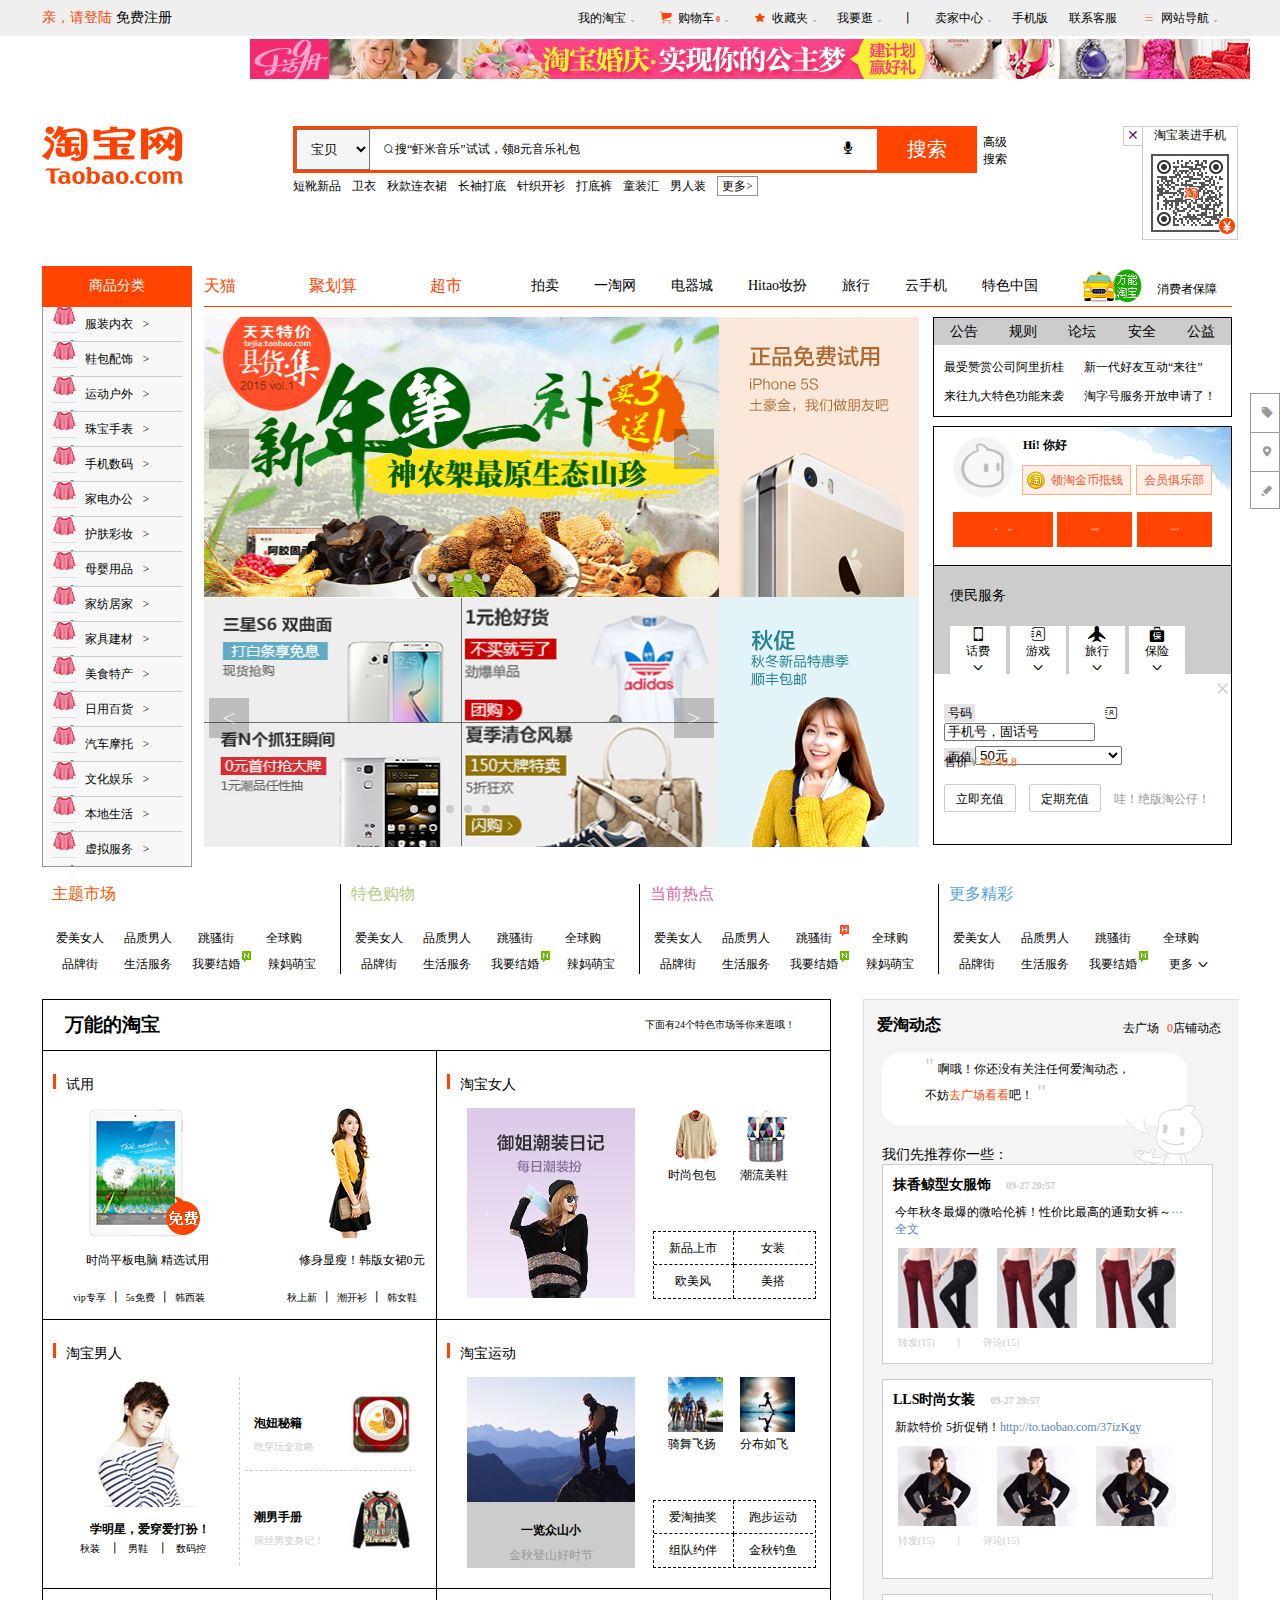
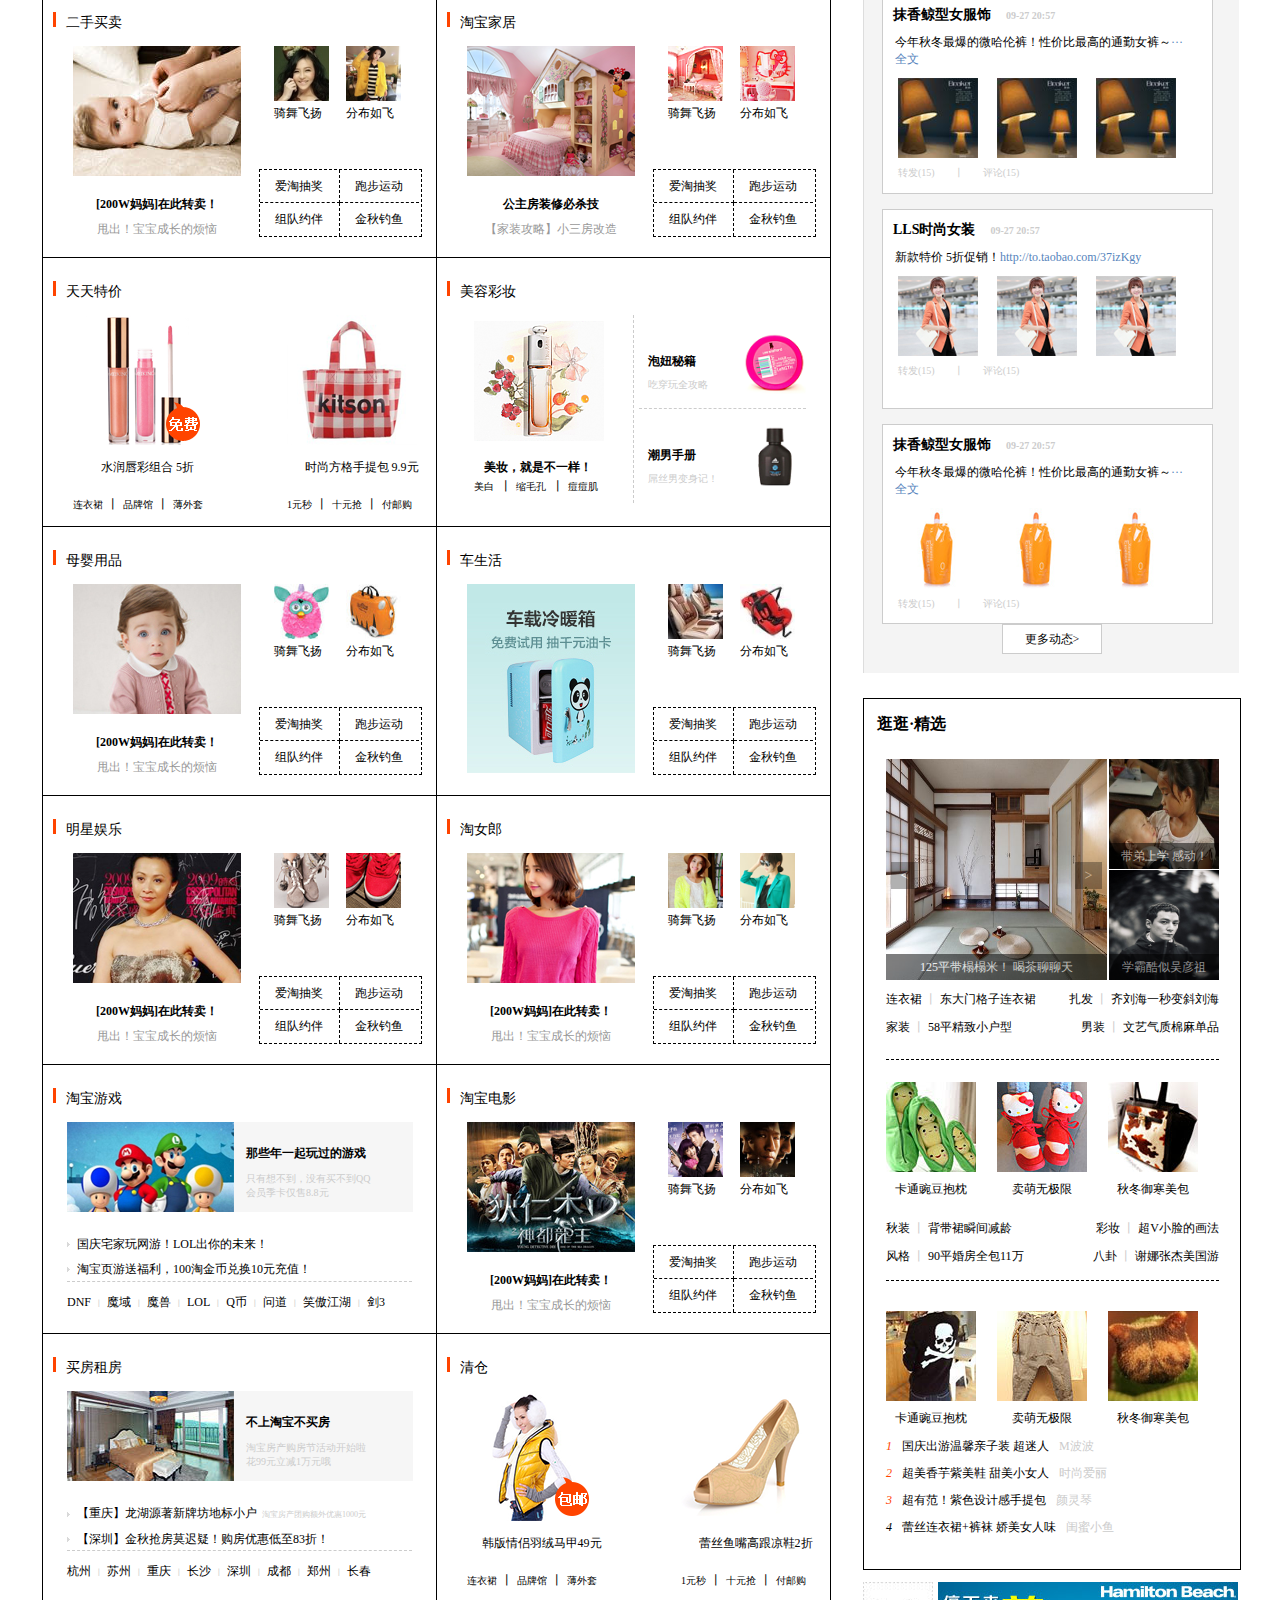
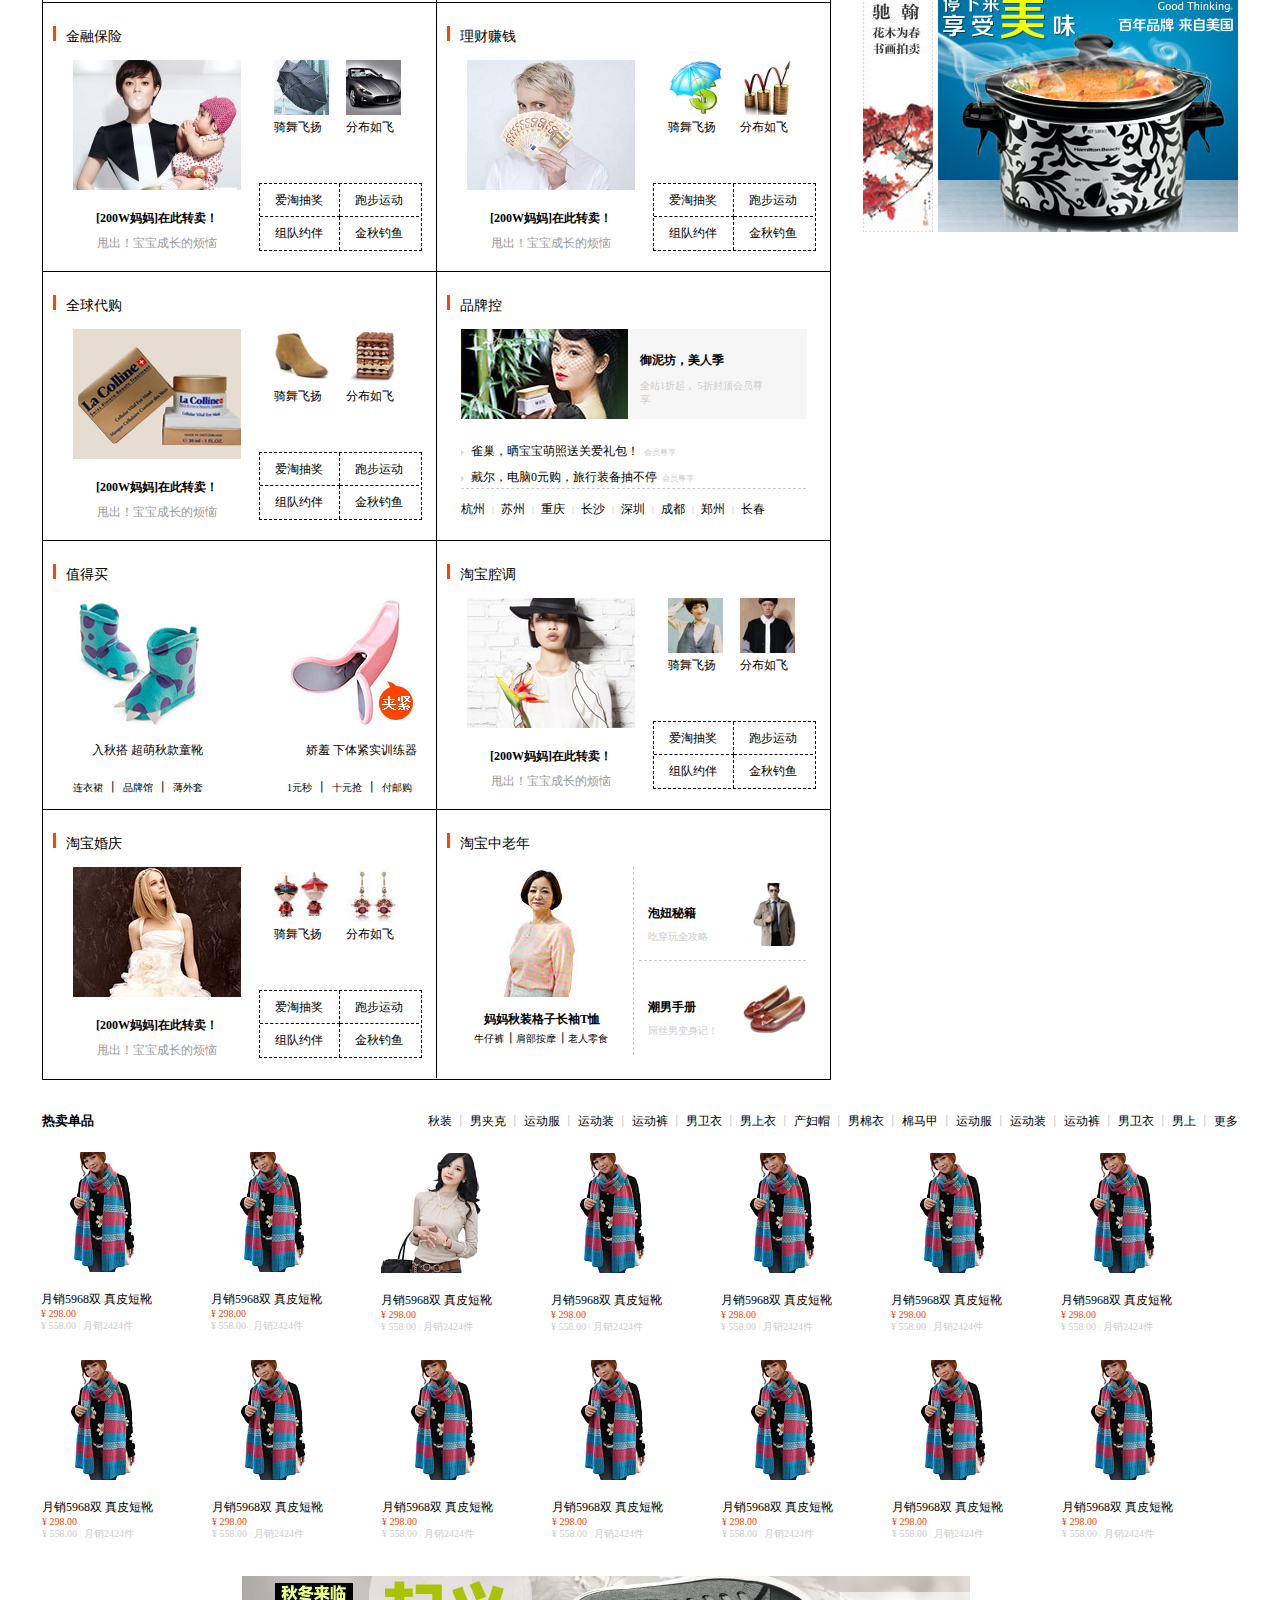
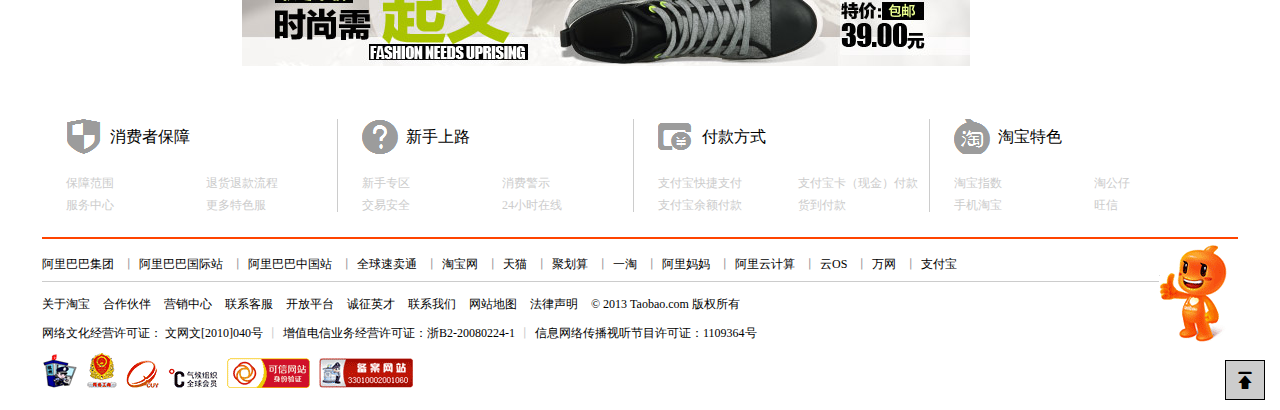
<file: index.html>
<!DOCTYPE html>
<html lang="en">
    <head>
        <meta charset="utf-8">
        <link rel="stylesheet" href="css/tao1.css">
        <link rel="stylesheet" href="css/tao2.css">
        <link rel="stylesheet" href="css/tao3.css">
        <link rel="stylesheet" href="css/gg.css">
        <link rel="stylesheet" href="font/iconfont.css">
        <link rel="stylesheet" href="font1/iconfont.css">
    </head>
    <body>
    	<div class="top">
    		<div class="tt">
    			<div class="gWidth">
    				<p class="ttp1 fl">
    					<a href="" style="color:#FF4400;">亲，请登陆</a>
    					<a href="">免费注册</a>
    				</p>
    				<ul class="fr">
    					<li class="li1 fl"><a href="" class="iconfont">我的淘宝<span>&#xe62e;</span></a>
							<ol>
								<li><a href="">已买到的宝贝</a></li>
								<li><a href="">店铺动态</a></li>
								<li><a href="">好友动态</a></li>
							</ol>
    					</li>
    					<li class="li1 fl"><a href="" class="iconfont"><span class="tts1">&#xe6ae;</span>购物车<b>0</b><span>&#xe62e;</span></a>
							<ol class="tto1" style="width:300px;">
								<li>您购物车里还没有任何宝贝<a href="" style="color: #fff;">查看我的购物车</a></li>
							</ol>
							<!--<ol>
								<p>最近加入的宝贝：</p>
								<li>
									<p>
										<a href="">2015夏季新款低腰修身显瘦</a>
										<span>￥89.00</span>
									</p>
									<p>
										<span>颜色分类：黑色尺寸：s</span>
										<a href="">删除</a>
									</p>
								</li>
								<li>
									<p>
										<a href="">2015夏季新款低腰修身显瘦</a>
										<span>￥89.00</span>
									</p>
									<p>
										<span>颜色分类：黑色尺寸：s</span>
										<a href="">删除</a>
									</p>
								</li>
							</ol>-->
    					</li>
    					<li class="li1 fl"><a href="" class="iconfont"><span class="tts1">&#xe621;</span>收藏夹<span>&#xe62e;</span></a>
							<ol>
								<li><a href="">收藏的宝贝</a></li>
								<li><a href="">收藏的店铺</a></li>
							</ol>
    					</li>
    					<li class="li1 fl"><a href="" class="iconfont">我要逛<span>&#xe62e;</span></a>
							<ol>
								<li><a href="">逛上新</a></li>
								<li><a href="">逛优惠</a></li>
								<li><a href="">小分队</a></li>
								<li><a href="">用手机逛</a></li>
								<li><a href="">商品分类</a></li>
							</ol>
    					</li>
    					<li class="fl"><span>丨</span></li>
    					<li class="li1 fl"><a href="" class="iconfont">卖家中心<span>&#xe62e;</span></a>
							<ol>
								<li><a href="">已卖出的宝贝</a></li>
								<li><a href="">出售中的宝贝</a></li>
								<li><a href="">卖家服务市场</a></li>
								<li><a href="">卖家培训中心</a></li>
							</ol>
    					</li>
    					<li class="fl"><a href="">手机版</a></li>
    					<li class="fl"><a href="">联系客服</a></li>
    					<li class="li2 fl"><a href="" class="iconfont"><span class="tts1">&#xe601;</span>网站导航<span>&#xe62e;</span></a>
							<div class="ld1">
								<div class="fl">
									<p style="color:#FA5603;">主题市场</p>
									<ol>
										<li>爱美女人</li>
										<li>品质男人</li>
										<li>跳骚街</li>
										<li>全球购</li>
										<li>品牌街</li>
										<li>生活服务</li>
										<li>我要结婚</li>
										<li>辣妈萌宝</li>
										<li>车生活</li>
										<li>淘创意</li>
										<li>爱美妆</li>
										<li>运动户外</li>
										<li>家用电器</li>
										<li>私人定制</li>
										<li>狠爱</li>
										<li>网络游戏</li>
										<li>品牌控</li>
									</ol>
								</div>
								<div class="fl">
									<p style="color:#B5C884;">特色购物</p>
									<ol>
										<li>爱美女人</li>
										<li>品质男人</li>
										<li>跳骚街</li>
										<li>全球购</li>
										<li>品牌街</li>
										<li>生活服务</li>
										<li>我要结婚</li>
										<li>辣妈萌宝</li>
										<li>车生活</li>
										<li>淘创意</li>
										<li>爱美妆</li>
										<li>运动户外</li>
										<li>家用电器</li>
										<li>私人定制</li>
										<li>狠爱</li>
										<li>网络游戏</li>
										<li>品牌控</li>
									</ol>
								</div>
								<div class="fl">
									<p style="color:#DF61AB;">当前热点</p>
									<ol>
										<li>爱美女人</li>
										<li>品质男人</li>
										<li>跳骚街</li>
										<li>全球购</li>
										<li>品牌街</li>
										<li>生活服务</li>
										<li>我要结婚</li>
										<li>辣妈萌宝</li>
										<li>车生活</li>
										<li>淘创意</li>
										<li>爱美妆</li>
										<li>运动户外</li>
										<li>家用电器</li>
										<li>私人定制</li>
										<li>狠爱</li>
										<li>网络游戏</li>
										<li>品牌控</li>
									</ol>
								</div>
								<div class="fl">
									<p style="color:#55A1E5;">更多精彩</p>
									<ol>
										<li>爱美女人</li>
										<li>品质男人</li>
										<li>跳骚街</li>
										<li>全球购</li>
										<li>品牌街</li>
										<li>生活服务</li>
										<li>我要结婚</li>
										<li>辣妈萌宝</li>
										<li>车生活</li>
										<li>淘创意</li>
										<li>爱美妆</li>
										<li>运动户外</li>
										<li>家用电器</li>
										<li>私人定制</li>
										<li>狠爱</li>
										<li>网络游戏</li>
										<li>品牌控</li>
									</ol>
								</div>
							</div>
    					</li>
    				</ul>
    			</div>
    		</div>
    		<div class=" ti">
    			<img src="image/tao3.png" alt="">
    		</div>
    		<div class="tc gWidth">
    			<img src="image/tao1.png" alt="" class="tci1">
    			<form action="" class="form1">
    				<input type="text" value="">
    				<select>
    					<option>宝贝</option>
    					<option>店铺</option>
    				</select>
    				<p class="fp1 iconfont"><span>&#xe734;</span>搜“虾米音乐”试试，领8元音乐礼包</p>
    				<span class="fs1 iconfont">&#xe678;</span>
    				<a href="" class="fa1">搜索</a>
    				<a href="" class="fa2">高级搜索</a>
    				<p class="fp2">
    					<a href="">短靴新品</a>
    					<a href="">卫衣</a>
    					<a href="">秋款连衣裙</a>
    					<a href="">长袖打底</a>
    					<a href="">针织开衫</a>
    					<a href="">打底裤</a>
    					<a href="">童装汇</a>
    					<a href="">男人装</a>
    					<a href="" class="fpa1">更多&gt;</a>
    				</p>
    			</form>
    			<div class="td1">
    				<a href="">&#10005</a>
    				<div class="td2">
    					<p>淘宝装进手机</p>
    					<img src="image/tao2.png" alt="">
    				</div>
    			</div>
    		</div>
    		<div class="banner gWidth">
    			<div class="brl">
    				<p>商品分类</p>
    				<ul>
    					<li class="bnli1">服装内衣<span>&gt;</span></li>
    					<li class="bnli2">鞋包配饰<span>&gt;</span></li>
    					<li class="bnli3">运动户外<span>&gt;</span></li>
    					<li class="bnli4">珠宝手表<span>&gt;</span></li>
    					<li class="bnli5">手机数码<span>&gt;</span></li>
    					<li class="bnli6">家电办公<span>&gt;</span></li>
    					<li class="bnli7">护肤彩妆<span>&gt;</span></li>
    					<li class="bnli8">母婴用品<span>&gt;</span></li>
    					<li class="bnli9">家纺居家<span>&gt;</span></li>
    					<li class="bnli10">家具建材<span>&gt;</span></li>
    					<li class="bnli11">美食特产<span>&gt;</span></li>
    					<li class="bnli12">日用百货<span>&gt;</span></li>
    					<li class="bnli13">汽车摩托<span>&gt;</span></li>
    					<li class="bnli14">文化娱乐<span>&gt;</span></li>
    					<li class="bnli15">本地生活<span>&gt;</span></li>
    					<li class="bnli16" style="border:transparent">虚拟服务<span>&gt;</span></li>
    				</ul>
    			</div>
    			<div class="brr">
    				<div class="brt">
    					<p class="fl btp1">
    						<a href="">天猫</a>
    						<a href="">聚划算</a>
    						<a href="">超市</a>
    					</p>
    					<p class="fl btp2">
    						<a href="">拍卖</a>
    						<a href="">一淘网</a>
    						<a href="">电器城</a>
    						<a href="">Hitao妆扮</a>
    						<a href="">旅行</a>
    						<a href="">云手机</a>
    						<a href="">特色中国</a>
    					</p>
    					<div class="fr bta1">
    						<img src="image/tao8.png" alt="">
    						<a href="">消费者保障</a>
    					</div>
    				</div>
    				<div class="brrl fl">
    					<div class="nav1">
	    					<div class="nav11">
		    					<ol class="o">
		    						<li></li>
		    						<li></li>
		    						<li></li>
		    						<li></li>
		    						<li></li>
		    					</ol>
		    					<ul>
		    						<li><img src="image/tao17.png" alt=""></li>
		    						<li><img src="image/tao17.png" alt=""></li>
		    						<li><img src="image/tao17.png" alt=""></li>
		    						<li><img src="image/tao17.png" alt=""></li>
		    						<li><img src="image/tao17.png" alt=""></li>
		    					</ul>
		    					<span class="navs1">&lt;</span>
		    					<span class="navs2">&gt;</span>
		    				</div>
	    					<img src="image/tao9.png" alt="">
    					</div>
    					<div class="nav2">
	    					<div class="nav21">
		    					<ol class="o2">
		    						<li></li>
		    						<li></li>
		    						<li></li>
		    						<li></li>
		    						<li></li>
		    					</ol>
		    					<ul>
		    						<li><img src="image/tao13.png" alt=""></li>
		    						<li><img src="image/tao14.png" alt=""></li>
		    						<li><img src="image/tao13.png" alt=""></li>
		    						<li><img src="image/tao14.png" alt=""></li>
		    						<li><img src="image/tao13.png" alt=""></li>
		    					</ul>
		    					<span class="navs1">&lt;</span>
		    					<span class="navs2">&gt;</span>
		    				</div>
	    					<img src="image/tao10.png" alt="">
    					</div>
    				</div>
    				<div class="brrr fr">
    					<div class="brrt">
    						<p>
    							<a href="">公告</a>
    							<a href="">规则</a>
    							<a href="">论坛</a>
    							<a href="">安全</a>
    							<a href="">公益</a>
    						</p>
    						<a href="" class="bra1">最受赞赏公司阿里折桂</a>
    						<a href="" class="bra1">新一代好友互动“来往”</a>
    						<a href="" class="bra1">来往九大特色功能来袭</a>
    						<a href="" class="bra1">淘字号服务开放申请了！</a>
    					</div>
    					<div class="brrb">
    						<div class="rrbt">
    							<img src="image/tao5.png" alt="" class="rbti1">
    							<img src="image/tao127.png" alt="" class="rbti2">
    							<p>Hi! 你好</p>
    							<a href="" class="rba1">领淘金币抵钱</a>
    							<a href="" class="rba2">会员俱乐部</a>
    							<a href="" class="rba3"><span class="iconfont">&#xe63e;</span>登录</a>
    							<a href="" class="rba4">免费注册</a>
    							<a href="" class="rba5">免费开店</a>
    						</div>
    						<div class="rrbb">
    							<div class="rbbd1">
	    							<p>便民服务</p>
	    							<p>
	    								<a href="" class="iconfont"><span class="dpas1">&#xe614;</span>话费<span class="dpas2">&#xe62e;</span></a>
	    								<a href="" class="iconfont"><span class="dpas1">&#xe636;</span>游戏<span class="dpas2">&#xe62e;</span></a>
	    								<a href="" class="iconfont"><span class="dpas1">&#xf003d;</span>旅行<span class="dpas2">&#xe62e;</span></a>
	    								<a href="" class="iconfont"><span class="dpas1">&#xf003c;</span>保险<span class="dpas2">&#xe62e;</span></a>
	    							</p>
    							</div>
    							<div class="rbbd2">
    								<p class="dp1">×</p>
	    							<form action="">
	    								<p class="fl">号码</p><input type="text" value="手机号，固话号">
	    								<span class="iconfont">&#xe636;</span>
	    								<p class="fl">面值</p><select><option>50元</option><option>100元</option><option>200元</option></select>
	    							</form>
	    							<p class="dp2">售价<span style="color:#999999">￥</span><span style="color:#FF6600">49-49.8</span></p>
	    							<p class="dp3">
	    								<a href="" class="dpa1">立即充值</a>
	    								<a href="" class="dpa1">定期充值</a>
	    								<a href="" style="color: #999;">哇！绝版淘公仔！</a>
	    							</p>
    							</div>
    						</div>
    					</div>
    				</div>
    			</div>
    		</div>
    		<div class="tb gWidth">
    			<div>
    				<p style="color:#FA5603;">主题市场</p>
	    			<ul>
	    				<li>爱美女人</li>
	    				<li>品质男人</li>
	    				<li>跳骚街</li>
	    				<li>全球购</li>
	    				<li>品牌街</li>
	    				<li>生活服务</li>
	    				<li class="tbli1">我要结婚</li>
	    				<li>辣妈萌宝</li>
	    			</ul>
    			</div>
    			<div>
    				<p style="color:#B5C884;">特色购物</p>
	    			<ul>
	    				<li>爱美女人</li>
	    				<li>品质男人</li>
	    				<li>跳骚街</li>
	    				<li>全球购</li>
	    				<li>品牌街</li>
	    				<li>生活服务</li>
	    				<li class="tbli1">我要结婚</li>
	    				<li>辣妈萌宝</li>
	    			</ul>
    			</div>
    			<div>
    				<p style="color:#DF61AB;">当前热点</p>
	    			<ul>
	    				<li>爱美女人</li>
	    				<li>品质男人</li>
	    				<li class="tbli2">跳骚街</li>
	    				<li>全球购</li>
	    				<li>品牌街</li>
	    				<li>生活服务</li>
	    				<li class="tbli1">我要结婚</li>
	    				<li>辣妈萌宝</li>
	    			</ul>
    			</div>
    			<div style="border:none;">
    				<p style="color:#55A1E5;">更多精彩</p>
	    			<ul>
	    				<li>爱美女人</li>
	    				<li>品质男人</li>
	    				<li>跳骚街</li>
	    				<li>全球购</li>
	    				<li>品牌街</li>
	    				<li>生活服务</li>
	    				<li class="tbli1">我要结婚</li>
	    				<li class="iconfont">更多<span>&#xe62e;</span></li>
	    			</ul>
    			</div>
    		</div>
    	</div>
    	<div class="center gWidth">
    		<div class="cl fl">
    			<div class="cld1">
    				<h3 class="fl">万能的淘宝</h3>
    				<p class="fr">下面有24个特色市场等你来逛哦！</p>
    			</div>
    			<div class="cld2 fl">
    				<p class="clp1"><span></span>试用</p>
    				<div class="fl cld11">
    					<img src="image/tao89.png" alt="">
    					<p class="clp2">时尚平板电脑 精选试用</p>
    					<p class="clp3">
    						<a href="">vip专享</a>
    						<span>丨</span>
    						<a href="">5s免费</a>
    						<span>丨</span>
    						<a href="">韩西装</a>
    					</p>
    				</div>
    				<div class="fr cld12">
    					<img src="image/tao90.png" alt="">
    					<p class="clp2">修身显瘦！韩版女裙0元</p>
    					<p class="clp3">
    						<a href="">秋上新</a>
    						<span>丨</span>
    						<a href="">潮开衫</a>
    						<span>丨</span>
    						<a href="">韩女鞋</a>
    					</p>
    				</div>
    			</div>
    			<div class="cld3 fr">
    				<p class="clp1"><span></span>淘宝女人</p>
    				<div class="fl cld6">
    					<img src="image/tao77.png" alt="">
    				</div>
    				<div class="fr cld7">
    					<div style="width:134px; margin-left:15px;">
	    					<div class="fl cld71">
	    						<img src="image/tao78.png" alt="">
	    						<p>时尚包包</p>
	    					</div>
	    					<div class="fr cld71">
	    						<img src="image/tao79.png" alt="">
	    						<p>潮流美鞋</p>
	    					</div>
    					</div>
    					<ul>
    						<li>新品上市</li>
    						<li style="border-bottom: 1px dashed #000;
						border-right: none;">女装</li>
    						<li style="border-bottom:none;">欧美风</li>
    						<li style="border:none;">美搭</li>
    					</ul>
    				</div>
    			</div>
    			<div class="cld2 fl">
    				<p class="clp1"><span></span>淘宝男人</p>
    				<div class="fl cld8">
    					<img src="image/tao86.png" alt="">
    					<p class="cldp3">学明星，爱穿爱打扮！</p>
    					<p>
    						<a href="">秋装</a>
    						<span class="cspan1">丨</span>
    						<a href="">男鞋</a>
    						<span class="cspan1">丨</span>
    						<a href="">数码控</a>
    					</p>
    				</div>
    				<div class="fr cld9">
    					<div>
    						<p class="cldp4 fl">泡妞秘籍</p>
    						<img src="image/tao87.png" alt="" class="fr">
    						<p class="cldp5 fl">吃穿玩全攻略</p>
    					</div>
    					<div style="border:none;">
    						<p class="cldp4 fl">潮男手册</p>
    						<img src="image/tao88.png" alt="" class="fr">
    						<p class="cldp5 fl">屌丝男变身记！</p>
    					</div>
    				</div>
    			</div>
    			<div class="cld3 fr">
    				<p class="clp1"><span></span>淘宝运动</p>
    				<div class="fl cld6" style="background-color: #ccc;">
    					<img src="image/tao74.png" alt="">
    					<div>
    						<p class="cldp1">一览众山小</p>
    						<p class="cldp2">金秋登山好时节</p>
    					</div>
    				</div>
    				<div class="fr cld7">
    					<div style="width:134px; margin-left:15px;">
	    					<div class="fl cld71">
	    						<img src="image/tao75.png" alt="">
	    						<p>骑舞飞扬</p>
	    					</div>
	    					<div class="fr cld71">
	    						<img src="image/tao76.png" alt="">
	    						<p>分布如飞</p>
	    					</div>
    					</div>
    					<ul>
    						<li>爱淘抽奖</li>
    						<li style="border-right: none;">跑步运动</li>
    						<li style="border-bottom:none;">组队约伴</li>
    						<li style="border:none;">金秋钓鱼</li>
    					</ul>
    				</div>
    			</div>
    			<div class="cld2 fl">
    				<p class="clp1"><span></span>二手买卖</p>
    				<div class="fl cld6">
    					<img src="image/tao68.png" alt="">
    					<div>
    						<p class="cldp1">[200W妈妈]在此转卖！</p>
    						<p class="cldp2">甩出！宝宝成长的烦恼</p>
    					</div>
    				</div>
    				<div class="fr cld7">
    					<div style="width:134px; margin-left:15px;">
	    					<div class="fl cld71">
	    						<img src="image/tao69.png" alt="">
	    						<p>骑舞飞扬</p>
	    					</div>
	    					<div class="fr cld71">
	    						<img src="image/tao70.png" alt="">
	    						<p>分布如飞</p>
	    					</div>
    					</div>
    					<ul>
    						<li>爱淘抽奖</li>
    						<li style="border-right: none;">跑步运动</li>
    						<li style="border-bottom:none;">组队约伴</li>
    						<li style="border:none;">金秋钓鱼</li>
    					</ul>
    				</div>
    			</div>
    			<div class="cld3 fr">
    				<p class="clp1"><span></span>淘宝家居</p>
    				<div class="fl cld6">
    					<img src="image/tao71.png" alt="">
    					<div>
    						<p class="cldp1">公主房装修必杀技</p>
    						<p class="cldp2">【家装攻略】小三房改造</p>
    					</div>
    				</div>
    				<div class="fr cld7">
    					<div style="width:134px; margin-left:15px;">
	    					<div class="fl cld71">
	    						<img src="image/tao72.png" alt="">
	    						<p>骑舞飞扬</p>
	    					</div>
	    					<div class="fr cld71">
	    						<img src="image/tao73.png" alt="">
	    						<p>分布如飞</p>
	    					</div>
    					</div>
    					<ul>
    						<li>爱淘抽奖</li>
    						<li style="border-right: none;">跑步运动</li>
    						<li style="border-bottom:none;">组队约伴</li>
    						<li style="border:none;">金秋钓鱼</li>
    					</ul>
    				</div>
    			</div>
    			<div class="cld2 fl">
    				<p class="clp1"><span></span>天天特价</p>
    				<div class="fl cld11">
    					<img src="image/tao67.png" alt="">
    					<p class="clp2">水润唇彩组合 5折</p>
    					<p class="clp3">
    						<a href="">连衣裙</a>
    						<span>丨</span>
    						<a href="">品牌馆</a>
    						<span>丨</span>
    						<a href="">薄外套</a>
    					</p>
    				</div>
    				<div class="fr cld12">
    					<img src="image/tao66.png" alt="">
    					<p class="clp2">时尚方格手提包 9.9元</p>
    					<p class="clp3">
    						<a href="">1元秒</a>
    						<span>丨</span>
    						<a href="">十元抢</a>
    						<span>丨</span>
    						<a href="">付邮购</a>
    					</p>
    				</div>
    			</div>
    			<div class="cld3 fr">
    				<p class="clp1"><span></span>美容彩妆</p>
    				<div class="fl cld8">
    					<img src="image/tao83.png" alt="">
    					<p class="cldp3">美妆，就是不一样！</p>
    					<p>
    						<a href="">美白</a>
    						<span>丨</span>
    						<a href="">缩毛孔</a>
    						<span>丨</span>
    						<a href="">痘痘肌</a>
    					</p>
    				</div>
    				<div class="fr cld9">
    					<div>
    						<p class="cldp4 fl">泡妞秘籍</p>
    						<img src="image/tao84.png" alt="" class="fr">
    						<p class="cldp5 fl">吃穿玩全攻略</p>
    					</div>
    					<div style="border:none;">
    						<p class="cldp4 fl">潮男手册</p>
    						<img src="image/tao85.png" alt="" class="fr">
    						<p class="cldp5 fl">屌丝男变身记！</p>
    					</div>
    				</div>
    			</div>
    			<div class="cld2 fl">
    				<p class="clp1"><span></span>母婴用品</p>
    				<div class="fl cld6">
    					<img src="image/tao59.png" alt="">
    					<div>
    						<p class="cldp1">[200W妈妈]在此转卖！</p>
    						<p class="cldp2">甩出！宝宝成长的烦恼</p>
    					</div>
    				</div>
    				<div class="fr cld7">
    					<div style="width:134px; margin-left:15px;">
	    					<div class="fl cld71">
	    						<img src="image/tao61.png" alt="">
	    						<p>骑舞飞扬</p>
	    					</div>
	    					<div class="fr cld71">
	    						<img src="image/tao60.png" alt="">
	    						<p>分布如飞</p>
	    					</div>
    					</div>
    					<ul>
    						<li>爱淘抽奖</li>
    						<li style="border-right: none;">跑步运动</li>
    						<li style="border-bottom:none;">组队约伴</li>
    						<li style="border:none;">金秋钓鱼</li>
    					</ul>
    				</div>
    			</div>
    			<div class="cld3 fr">
    				<p class="clp1"><span></span>车生活</p>
    				<div class="fl cld6">
    					<img src="image/tao56.png" alt="">
    				</div>
    				<div class="fr cld7">
    					<div style="width:134px; margin-left:15px;">
	    					<div class="fl cld71">
	    						<img src="image/tao57.png" alt="">
	    						<p>骑舞飞扬</p>
	    					</div>
	    					<div class="fr cld71">
	    						<img src="image/tao58.png" alt="">
	    						<p>分布如飞</p>
	    					</div>
    					</div>
    					<ul>
    						<li>爱淘抽奖</li>
    						<li style="border-right: none;">跑步运动</li>
    						<li style="border-bottom:none;">组队约伴</li>
    						<li style="border:none;">金秋钓鱼</li>
    					</ul>
    				</div>
    			</div>
    			<div class="cld2 fl">
    				<p class="clp1"><span></span>明星娱乐</p>
    				<div class="fl cld6">
    					<img src="image/tao55.png" alt="">
    					<div>
    						<p class="cldp1">[200W妈妈]在此转卖！</p>
    						<p class="cldp2">甩出！宝宝成长的烦恼</p>
    					</div>
    				</div>
    				<div class="fr cld7">
    					<div style="width:134px; margin-left:15px;">
	    					<div class="fl cld71">
	    						<img src="image/tao54.png" alt="">
	    						<p>骑舞飞扬</p>
	    					</div>
	    					<div class="fr cld71">
	    						<img src="image/tao53.png" alt="">
	    						<p>分布如飞</p>
	    					</div>
    					</div>
    					<ul>
    						<li>爱淘抽奖</li>
    						<li style="border-right: none;">跑步运动</li>
    						<li style="border-bottom:none;">组队约伴</li>
    						<li style="border:none;">金秋钓鱼</li>
    					</ul>
    				</div>
    			</div>
    			<div class="cld3 fr">
    				<p class="clp1"><span></span>淘女郎</p>
    				<div class="fl cld6">
    					<img src="image/tao50.png" alt="">
    					<div>
    						<p class="cldp1">[200W妈妈]在此转卖！</p>
    						<p class="cldp2">甩出！宝宝成长的烦恼</p>
    					</div>
    				</div>
    				<div class="fr cld7">
    					<div style="width:134px; margin-left:15px;">
	    					<div class="fl cld71">
	    						<img src="image/tao49.png" alt="">
	    						<p>骑舞飞扬</p>
	    					</div>
	    					<div class="fr cld71">
	    						<img src="image/tao48.png" alt="">
	    						<p>分布如飞</p>
	    					</div>
    					</div>
    					<ul>
    						<li>爱淘抽奖</li>
    						<li style="border-right: none;">跑步运动</li>
    						<li style="border-bottom:none;">组队约伴</li>
    						<li style="border:none;">金秋钓鱼</li>
    					</ul>
    				</div>
    			</div>
    			<div class="cld2 fl">
    				<p class="clp1"><span></span>淘宝游戏</p>
    				<div class="cld10">
    					<img src="image/tao29.png" alt="" class="fl">
    					<div class="cld101 fr">
    						<a href="">那些年一起玩过的游戏</a>
    						<p>只有想不到，没有买不到QQ会员季卡仅售8.8元</p>
    					</div>
    				</div>
    				<div class="yx1">
    					<ul>
    						<li>国庆宅家玩网游！LOL出你的未来！</li>
    						<li>淘宝页游送福利，100淘金币兑换10元充值！</li>
    					</ul>
    					<p>
    						<a href="">DNF</a>
    						<span>丨</span>
    						<a href="">魔域</a>
    						<span>丨</span>
    						<a href="">魔兽</a>
    						<span>丨</span>
    						<a href="">LOL</a>
    						<span>丨</span>
    						<a href="">Q币</a>
    						<span>丨</span>
    						<a href="">问道</a>
    						<span>丨</span>
    						<a href="">笑傲江湖</a>
    						<span>丨</span>
    						<a href="">剑3</a>
    					</p>
    				</div>
    			</div>
    			<div class="cld3 fr">
    				<p class="clp1"><span></span>淘宝电影</p>
    				<div class="fl cld6">
    					<img src="image/tao47.png" alt="">
    					<div>
    						<p class="cldp1">[200W妈妈]在此转卖！</p>
    						<p class="cldp2">甩出！宝宝成长的烦恼</p>
    					</div>
    				</div>
    				<div class="fr cld7">
    					<div style="width:134px; margin-left:15px;">
	    					<div class="fl cld71">
	    						<img src="image/tao45.png" alt="">
	    						<p>骑舞飞扬</p>
	    					</div>
	    					<div class="fr cld71">
	    						<img src="image/tao46.png" alt="">
	    						<p>分布如飞</p>
	    					</div>
    					</div>
    					<ul>
    						<li>爱淘抽奖</li>
    						<li style="border-right: none;">跑步运动</li>
    						<li style="border-bottom:none;">组队约伴</li>
    						<li style="border:none;">金秋钓鱼</li>
    					</ul>
    				</div>
    			</div>
    			<div class="cld2 fl">
    				<p class="clp1"><span></span>买房租房</p>
    				<div class="cld10">
    					<img src="image/tao52.png" alt="" class="fl">
    					<div class="cld101 fr">
    						<a href="">不上淘宝不买房</a>
    						<p>淘宝房产购房节活动开始啦
    						花99元立减1万元哦</p>
    					</div>
    				</div>
    				<div class="yx1">
    					<ul>
    						<li>【重庆】龙湖源著新牌坊地标小户<span>淘宝房产团购额外优惠1000元</span></li>
    						<li>【深圳】金秋抢房莫迟疑！购房优惠低至83折！</li>
    					</ul>
    					<p>
    						<a href="">杭州</a>
    						<span>丨</span>
    						<a href="">苏州</a>
    						<span>丨</span>
    						<a href="">重庆</a>
    						<span>丨</span>
    						<a href="">长沙</a>
    						<span>丨</span>
    						<a href="">深圳</a>
    						<span>丨</span>
    						<a href="">成都</a>
    						<span>丨</span>
    						<a href="">郑州</a>
    						<span>丨</span>
    						<a href="">长春</a>
    					</p>
    				</div>
    			</div>
    			<div class="cld3 fr">
    				<p class="clp1"><span></span>清仓</p>
    				<div class="fl cld11">
    					<img src="image/tao64.png" alt="">
    					<p class="clp2">韩版情侣羽绒马甲49元</p>
    					<p class="clp3">
    						<a href="">连衣裙</a>
    						<span>丨</span>
    						<a href="">品牌馆</a>
    						<span>丨</span>
    						<a href="">薄外套</a>
    					</p>
    				</div>
    				<div class="fr cld12">
    					<img src="image/tao65.png" alt="">
    					<p class="clp2">蕾丝鱼嘴高跟凉鞋2折</p>
    					<p class="clp3">
    						<a href="">1元秒</a>
    						<span>丨</span>
    						<a href="">十元抢</a>
    						<span>丨</span>
    						<a href="">付邮购</a>
    					</p>
    				</div>
    			</div>
    			<div class="cld2 fl">
    				<p class="clp1"><span></span>金融保险</p>
    				<div class="fl cld6">
    					<img src="image/tao44.png" alt="">
    					<div>
    						<p class="cldp1">[200W妈妈]在此转卖！</p>
    						<p class="cldp2">甩出！宝宝成长的烦恼</p>
    					</div>
    				</div>
    				<div class="fr cld7">
    					<div style="width:134px; margin-left:15px;">
	    					<div class="fl cld71">
	    						<img src="image/tao43.png" alt="">
	    						<p>骑舞飞扬</p>
	    					</div>
	    					<div class="fr cld71">
	    						<img src="image/tao42.png" alt="">
	    						<p>分布如飞</p>
	    					</div>
    					</div>
    					<ul>
    						<li>爱淘抽奖</li>
    						<li style="border-right: none;">跑步运动</li>
    						<li style="border-bottom:none;">组队约伴</li>
    						<li style="border:none;">金秋钓鱼</li>
    					</ul>
    				</div>
    			</div>
    			<div class="cld3 fr">
    				<p class="clp1"><span></span>理财赚钱</p>
    				<div class="fl cld6">
    					<img src="image/tao41.png" alt="">
    					<div>
    						<p class="cldp1">[200W妈妈]在此转卖！</p>
    						<p class="cldp2">甩出！宝宝成长的烦恼</p>
    					</div>
    				</div>
    				<div class="fr cld7">
    					<div style="width:134px; margin-left:15px;">
	    					<div class="fl cld71">
	    						<img src="image/tao39.png" alt="">
	    						<p>骑舞飞扬</p>
	    					</div>
	    					<div class="fr cld71">
	    						<img src="image/tao40.png" alt="">
	    						<p>分布如飞</p>
	    					</div>
    					</div>
    					<ul>
    						<li>爱淘抽奖</li>
    						<li style="border-right: none;">跑步运动</li>
    						<li style="border-bottom:none;">组队约伴</li>
    						<li style="border:none;">金秋钓鱼</li>
    					</ul>
    				</div>
    			</div>
    			<div class="cld2 fl">
    				<p class="clp1"><span></span>全球代购</p>
    				<div class="fl cld6">
    					<img src="image/tao38.png" alt="">
    					<div>
    						<p class="cldp1">[200W妈妈]在此转卖！</p>
    						<p class="cldp2">甩出！宝宝成长的烦恼</p>
    					</div>
    				</div>
    				<div class="fr cld7">
    					<div style="width:134px; margin-left:15px;">
	    					<div class="fl cld71">
	    						<img src="image/tao36.png" alt="">
	    						<p>骑舞飞扬</p>
	    					</div>
	    					<div class="fr cld71">
	    						<img src="image/tao37.png" alt="">
	    						<p>分布如飞</p>
	    					</div>
    					</div>
    					<ul>
    						<li>爱淘抽奖</li>
    						<li style="border-right: none;">跑步运动</li>
    						<li style="border-bottom:none;">组队约伴</li>
    						<li style="border:none;">金秋钓鱼</li>
    					</ul>
    				</div>
    			</div>
    			<div class="cld3 fr">
    				<p class="clp1"><span></span>品牌控</p>
    				<div class="cld10">
    					<img src="image/tao51.png" alt="" class="fl">
    					<div class="cld101 fr">
    						<a href="">御泥坊，美人季</a>
    						<p>全站1折起，
    						5折封顶会员尊享</p>
    					</div>
    				</div>
    				<div class="yx1">
    					<ul>
    						<li>雀巢，晒宝宝萌照送关爱礼包！<span>会员尊享</span></li>
    						<li>戴尔，电脑0元购，旅行装备抽不停<span>会员尊享</span></li>
    					</ul>
    					<p>
    						<a href="">杭州</a>
    						<span>丨</span>
    						<a href="">苏州</a>
    						<span>丨</span>
    						<a href="">重庆</a>
    						<span>丨</span>
    						<a href="">长沙</a>
    						<span>丨</span>
    						<a href="">深圳</a>
    						<span>丨</span>
    						<a href="">成都</a>
    						<span>丨</span>
    						<a href="">郑州</a>
    						<span>丨</span>
    						<a href="">长春</a>
    					</p>
    				</div>
    			</div>
    			<div class="cld2 fl">
    				<p class="clp1"><span></span>值得买</p>
    				<div class="fl cld11">
    					<img src="image/tao62.png" alt="">
    					<p class="clp2">入秋搭 超萌秋款童靴</p>
    					<p class="clp3">
    						<a href="">连衣裙</a>
    						<span>丨</span>
    						<a href="">品牌馆</a>
    						<span>丨</span>
    						<a href="">薄外套</a>
    					</p>
    				</div>
    				<div class="fr cld12">
    					<img src="image/tao63.png" alt="">
    					<p class="clp2">娇羞 下体紧实训练器</p>
    					<p class="clp3">
    						<a href="">1元秒</a>
    						<span>丨</span>
    						<a href="">十元抢</a>
    						<span>丨</span>
    						<a href="">付邮购</a>
    					</p>
    				</div>
    			</div>
    			<div class="cld3 fr">
    				<p class="clp1"><span></span>淘宝腔调</p>
    				<div class="fl cld6">
    					<img src="image/tao32.png" alt="">
    					<div>
    						<p class="cldp1">[200W妈妈]在此转卖！</p>
    						<p class="cldp2">甩出！宝宝成长的烦恼</p>
    					</div>
    				</div>
    				<div class="fr cld7">
    					<div style="width:134px; margin-left:15px;">
	    					<div class="fl cld71">
	    						<img src="image/tao30.png" alt="">
	    						<p>骑舞飞扬</p>
	    					</div>
	    					<div class="fr cld71">
	    						<img src="image/tao31.png" alt="">
	    						<p>分布如飞</p>
	    					</div>
    					</div>
    					<ul>
    						<li>爱淘抽奖</li>
    						<li style="border-right: none;">跑步运动</li>
    						<li style="border-bottom:none;">组队约伴</li>
    						<li style="border:none;">金秋钓鱼</li>
    					</ul>
    				</div>
    			</div>
    			<div class="cld4 fl">
    				<p class="clp1"><span></span>淘宝婚庆</p>
    				<div class="fl cld6">
    					<img src="image/tao35.png" alt="">
    					<div>
    						<p class="cldp1">[200W妈妈]在此转卖！</p>
    						<p class="cldp2">甩出！宝宝成长的烦恼</p>
    					</div>
    				</div>
    				<div class="fr cld7">
    					<div style="width:134px; margin-left:15px;">
	    					<div class="fl cld71">
	    						<img src="image/tao33.png" alt="">
	    						<p>骑舞飞扬</p>
	    					</div>
	    					<div class="fr cld71">
	    						<img src="image/tao34.png" alt="">
	    						<p>分布如飞</p>
	    					</div>
    					</div>
    					<ul>
    						<li>爱淘抽奖</li>
    						<li style="border-right: none;">跑步运动</li>
    						<li style="border-bottom:none;">组队约伴</li>
    						<li style="border:none;">金秋钓鱼</li>
    					</ul>
    				</div>
    			</div>
    			<div class="cld5 fr">
    				<p class="clp1"><span></span>淘宝中老年</p>
    				<div class="fl cld8">
    					<img src="image/tao80.png" alt="">
    					<p class="cldp3">妈妈秋装格子长袖T恤</p>
    					<p>
    						<a href="">牛仔裤</a>
    						<span class="cspan">丨</span>
    						<a href="">肩部按摩</a>
    						<span class="cspan">丨</span>
    						<a href="">老人零食</a>
    					</p>
    				</div>
    				<div class="fr cld9">
    					<div>
    						<p class="cldp4 fl">泡妞秘籍</p>
    						<img src="image/tao81.png" alt="" class="fr">
    						<p class="cldp5 fl">吃穿玩全攻略</p>
    					</div>
    					<div style="border:none;">
    						<p class="cldp4 fl">潮男手册</p>
    						<img src="image/tao82.png" alt="" class="fr">
    						<p class="cldp5 fl">屌丝男变身记！</p>
    					</div>
    				</div>
    			</div>
    		</div>
    		<div class="cr fr">
    			<div class="crt">
    				<p class="crp1">爱淘动态</p>
    				<p class="crp2">
    					<a href="" class="cra1">去广场</a>
    					<a href=""><span style="color: #FF4400;">0</span>店铺动态</a>
    				</p>
    				<p class="crp3">
    					<span  class="cps1">"</span>
    					<a href="">啊哦！你还没有关注任何爱淘动态，</a>
    					<a href="">不妨<span style="color: #FF4400;">去广场看看</span>吧！</a>
    					<span  class="cps1">"</span>
    					<img src="image/tao28.png" alt="">
    				</p>
    				<p class="crp4">我们先推荐你一些：</p>
    				<div class="crp5">
    					<a href="" class="cpda1">抹香鲸型女服饰<span>09-27 20:57</span></a>
    					<p>今年秋冬最爆的微哈伦裤！性价比最高的通勤女裤～<a href="" class="cpda2">···全文</a></p>
    					<div>
	    					<img src="image/tao27.png" alt="">
	    					<img src="image/tao27.png" alt="">
	    					<img src="image/tao27.png" alt="">
    					</div>
    					<span>转发(15)</span>
    					<span>丨</span>
    					<span>评论(15)</span>
    				</div>
    				<div class="crp5">
    					<a href="" class="cpda1">LLS时尚女装<span>09-27 20:57</span></a>
    					<p>新款特价 5折促销！<a href="" class="cpda2">http://to.taobao.com/37izKgy</a></p>
    					<div>
	    					<img src="image/tao26.png" alt="">
	    					<img src="image/tao26.png" alt="">
	    					<img src="image/tao26.png" alt="">
    					</div>
    					<span>转发(15)</span>
    					<span>丨</span>
    					<span>评论(15)</span>
    				</div>
    				<div class="crp5">
    					<a href="" class="cpda1">抹香鲸型女服饰<span>09-27 20:57</span></a>
    					<p>今年秋冬最爆的微哈伦裤！性价比最高的通勤女裤～<a href="" class="cpda2">···全文</a></p>
    					<div>
	    					<img src="image/tao25.png" alt="">
	    					<img src="image/tao25.png" alt="">
	    					<img src="image/tao25.png" alt="">
    					</div>
    					<span>转发(15)</span>
    					<span>丨</span>
    					<span>评论(15)</span>
    				</div>
    				<div class="crp5">
    					<a href="" class="cpda1">LLS时尚女装<span>09-27 20:57</span></a>
    					<p>新款特价 5折促销！<a href="" class="cpda2">http://to.taobao.com/37izKgy</a></p>
    					<div>
	    					<img src="image/tao23.png" alt="">
	    					<img src="image/tao23.png" alt="">
	    					<img src="image/tao23.png" alt="">
    					</div>
    					<span>转发(15)</span>
    					<span>丨</span>
    					<span>评论(15)</span>
    				</div>
    				<div class="crp5" style="margin-bottom:0;">
    					<a href="" class="cpda1">抹香鲸型女服饰<span>09-27 20:57</span></a>
    					<p>今年秋冬最爆的微哈伦裤！性价比最高的通勤女裤～<a href="" class="cpda2">···全文</a></p>
    					<div>
	    					<img src="image/tao21.png" alt="">
	    					<img src="image/tao21.png" alt="">
	    					<img src="image/tao21.png" alt="">
    					</div>
    					<span>转发(15)</span>
    					<span>丨</span>
    					<span>评论(15)</span>
    				</div>
    				<a href="" class="cpda3">更多动态&gt;</a>
    			</div>
    			<div class="crc">
    				<p class="crp1">逛逛·精选</p>
    				<div style="margin-top:60px; border-bottom:1px dashed #000; height:300px; width:333px;margin-left: 22px;">
    					<div class="crd1 fl">
    						<img src="image/tao121.png" alt="">
    						<span class="crds1">&lt;</span>
    						<span class="crds2">&gt;</span>
    						<span class="crds3">125平带榻榻米！ 喝茶聊聊天</span>
    					</div>
    					<div class="crd11 fr">
    						<img src="image/tao122.png" alt="">
    						<span class="crds3">带弟上学 感动！</span>
    					</div>
    					<div class="crd11 fr" style="margin-top:1px">
    						<img src="image/tao123.png" alt="">
    						<span class="crds3">学霸酷似吴彦祖</span>
    					</div>
    					<p class="crcp1 fl">
    						<a href="">连衣裙</a>
    						<span>丨</span>
    						<a href="">东大门格子连衣裙</a>
    					</p>
    					<p class="crcp11 fr">
    						<a href="">扎发</a>
    						<span>丨</span>
    						<a href="">齐刘海一秒变斜刘海</a>
    					</p>
    					<p class="crcp1 fl">
    						<a href="">家装</a>
    						<span>丨</span>
    						<a href="">58平精致小户型</a>
    					</p>
    					<p class="crcp11 fr">
    						<a href="">男装</a>
    						<span>丨</span>
    						<a href="">文艺气质棉麻单品</a>
    					</p>
    				</div>
    				<div style="margin-top:22px; border-bottom:1px dashed #000; height:198px; width:333px;margin-left: 22px;">
    					<div>
	    					<div class="fl crd3">
	    						<img src="image/tao118.png" alt="">
	    						<p>卡通豌豆抱枕</p>
	    					</div>
	    					<div class="fl crd3">
	    						<img src="image/tao119.png" alt="">
	    						<p>卖萌无极限</p>
	    					</div>
	    					<div class="fl crd3" style="margin-rigth:0;">
	    						<img src="image/tao120.png" alt="">
	    						<p>秋冬御寒美包</p>
	    					</div>
    					</div>
    					<p class="crcp1 fl">
    						<a href="">秋装</a>
    						<span>丨</span>
    						<a href="">背带裙瞬间减龄</a>
    					</p>
    					<p class="crcp11 fr">
    						<a href="">彩妆</a>
    						<span>丨</span>
    						<a href="">超V小脸的画法</a>
    					</p>
    					<p class="crcp1 fl">
    						<a href="">风格</a>
    						<span>丨</span>
    						<a href="">90平婚房全包11万</a>
    					</p>
    					<p class="crcp11 fr">
    						<a href="">八卦</a>
    						<span>丨</span>
    						<a href="">谢娜张杰美国游</a>
    					</p>
    				</div>
    				<div style="margin-top:30px; margin-left: 22px; height:242px; width:333px;">
    					<div>
	    					<div class="fl crd3">
	    						<img src="image/tao115.png" alt="">
	    						<p>卡通豌豆抱枕</p>
	    					</div>
	    					<div class="fl crd3">
	    						<img src="image/tao116.png" alt="">
	    						<p>卖萌无极限</p>
	    					</div>
	    					<div class="fl crd3" style="margin-rigth:0;">
	    						<img src="image/tao117.png" alt="">
	    						<p>秋冬御寒美包</p>
	    					</div>
    					</div>
    					<ul class="crul1" style="width:332px;">
    						<li><i>1</i>国庆出游温馨亲子装 超迷人<span>M波波</span></li>
    						<li><i>2</i>超美香芋紫美鞋 甜美小女人<span>时尚爱丽</span></li>
    						<li><i>3</i>超有范！紫色设计感手提包<span>颜灵琴</span></li>
    						<li><i style="color:#000;">4</i>蕾丝连衣裙+裤袜 娇美女人味<span>闺蜜小鱼</span></li>
    					</ul>
    				</div>
    			</div>
    			<div style="margin-top:12px;">
    				<img src="image/tao19.png" alt="" class="fl">
    				<img src="image/tao18.png" alt="" class="fr">
    			</div>
    		</div>
    	</div>
    		<div class="cb gWidth">
    			<div class="gWidth" style="height:17px;">
	    			<h5 class="fl">热卖单品</h5>
	    			<p class="crcp1 fr" style="margin-top:1px;">
	    				<a href="">秋装</a>
	    				<span>丨</span>
	    				<a href="">男夹克</a>
	    				<span>丨</span>
	    				<a href="">运动服</a>
	    				<span>丨</span>
	    				<a href="">运动装</a>
	    				<span>丨</span>
	    				<a href="">运动裤</a>
	    				<span>丨</span>
	    				<a href="">男卫衣</a>
	    				<span>丨</span>
	    				<a href="">男上衣</a>
	    				<span>丨</span>
	    				<a href="">产妇帽</a>
	    				<span>丨</span>
	    				<a href="">男棉衣</a>
	    				<span>丨</span>
	    				<a href="">棉马甲</a>
	    				<span>丨</span>
	    				<a href="">运动服</a>
	    				<span>丨</span>
	    				<a href="">运动装</a>
	    				<span>丨</span>
	    				<a href="">运动裤</a>
	    				<span>丨</span>
	    				<a href="">男卫衣</a>
	    				<span>丨</span>
	    				<a href="">男上</a>
	    				<span>丨</span>
	    				<a href="">更多</a>
	    			</p>
	    		</div>
    			<div class="cbd1" style="margin-left:-53px;">
    				<img src="image/tao91.png" alt="">
    				<p class="cbdp1">月销5968双 真皮短靴</p>
    				<p class="cbdp2">¥  298.00</p>
    				<p class="cbdp3">¥  558.00 <span>|</span>  月销2424件</p>
    			</div>
    			<div class="cbd1">
    				<img src="image/tao91.png" alt="">
    				<p class="cbdp1">月销5968双 真皮短靴</p>
    				<p class="cbdp2">¥  298.00</p>
    				<p class="cbdp3">¥  558.00 <span>|</span>  月销2424件</p>
    			</div>
    			<div class="cbd1">
    				<img src="image/tao92.png" alt="">
    				<p class="cbdp1">月销5968双 真皮短靴</p>
    				<p class="cbdp2">¥  298.00</p>
    				<p class="cbdp3">¥  558.00 <span>|</span>  月销2424件</p>
    			</div>
    			<div class="cbd1">
    				<img src="image/tao91.png" alt="">
    				<p class="cbdp1">月销5968双 真皮短靴</p>
    				<p class="cbdp2">¥  298.00</p>
    				<p class="cbdp3">¥  558.00 <span>|</span>  月销2424件</p>
    			</div>
    			<div class="cbd1">
    				<img src="image/tao91.png" alt="">
    				<p class="cbdp1">月销5968双 真皮短靴</p>
    				<p class="cbdp2">¥  298.00</p>
    				<p class="cbdp3">¥  558.00 <span>|</span>  月销2424件</p>
    			</div>
    			<div class="cbd1">
    				<img src="image/tao91.png" alt="">
    				<p class="cbdp1">月销5968双 真皮短靴</p>
    				<p class="cbdp2">¥  298.00</p>
    				<p class="cbdp3">¥  558.00 <span>|</span>  月销2424件</p>
    			</div>
    			<div class="cbd1">
    				<img src="image/tao91.png" alt="">
    				<p class="cbdp1">月销5968双 真皮短靴</p>
    				<p class="cbdp2">¥  298.00</p>
    				<p class="cbdp3">¥  558.00 <span>|</span>  月销2424件</p>
    			</div>
    			<div class="cbd1">
    				<img src="image/tao91.png" alt="">
    				<p class="cbdp1">月销5968双 真皮短靴</p>
    				<p class="cbdp2">¥  298.00</p>
    				<p class="cbdp3">¥  558.00 <span>|</span>  月销2424件</p>
    			</div>
    			<div class="cbd1">
    				<img src="image/tao91.png" alt="">
    				<p class="cbdp1">月销5968双 真皮短靴</p>
    				<p class="cbdp2">¥  298.00</p>
    				<p class="cbdp3">¥  558.00 <span>|</span>  月销2424件</p>
    			</div>
    			<div class="cbd1">
    				<img src="image/tao91.png" alt="">
    				<p class="cbdp1">月销5968双 真皮短靴</p>
    				<p class="cbdp2">¥  298.00</p>
    				<p class="cbdp3">¥  558.00 <span>|</span>  月销2424件</p>
    			</div>
    			<div class="cbd1">
    				<img src="image/tao91.png" alt="">
    				<p class="cbdp1">月销5968双 真皮短靴</p>
    				<p class="cbdp2">¥  298.00</p>
    				<p class="cbdp3">¥  558.00 <span>|</span>  月销2424件</p>
    			</div>
    			<div class="cbd1">
    				<img src="image/tao91.png" alt="">
    				<p class="cbdp1">月销5968双 真皮短靴</p>
    				<p class="cbdp2">¥  298.00</p>
    				<p class="cbdp3">¥  558.00 <span>|</span>  月销2424件</p>
    			</div>
    			<div class="cbd1">
    				<img src="image/tao91.png" alt="">
    				<p class="cbdp1">月销5968双 真皮短靴</p>
    				<p class="cbdp2">¥  298.00</p>
    				<p class="cbdp3">¥  558.00 <span>|</span>  月销2424件</p>
    			</div>
    			<div class="cbd1">
    				<img src="image/tao91.png" alt="">
    				<p class="cbdp1">月销5968双 真皮短靴</p>
    				<p class="cbdp2">¥  298.00</p>
    				<p class="cbdp3">¥  558.00 <span>|</span>  月销2424件</p>
    			</div>
    		</div>
    			<div class="img gWidth">
    				<img src="image/tao93.png" alt="">
    			</div>
    	<div class="bottom gWidth">
    		<div class="bt">
    			<div>
    				<p class="bbtp1">消费者保障</p>
    				<p class="bbtp2 fl">
    					<a href="">保障范围</a>
    					<a href="">服务中心</a>
    					
    				</p>
    				<p class="bbtp3 fl">
    					<a href="">退货退款流程</a>
    					<a href="">更多特色服</a>
    				</p>
    			</div>
    			<div>
    				<p class="bbtp11">新手上路</p>
    				<p class="bbtp2 fl">
    					<a href="">新手专区</a>
    					<a href="">交易安全</a>
    					
    				</p>
    				<p class="bbtp3 fl">
    					<a href="">消费警示</a>
    					<a href="">24小时在线</a>
    				</p>
    			</div>
    			<div>
    				<p class="bbtp12">付款方式</p>
    				<p class="bbtp2 fl">
    					<a href="">支付宝快捷支付</a>
    					<a href="">支付宝余额付款</a>
    				</p>
    				<p class="bbtp3 fl">
    					<a href="">支付宝卡（现金）付款</a>
    					<a href="">货到付款</a>
    				</p>
    			</div>
    			<div style="border:none;">
    				<p class="bbtp13">淘宝特色</p>
    				<p class="bbtp2 fl">
    					<a href="">淘宝指数</a>
    					<a href="">手机淘宝</a>
    				</p>
    				<p class="bbtp3 fl">
    					<a href="">淘公仔</a>
    					<a href="">旺信</a>
    				</p>
    			</div>
    		</div>
    		<div class="bb">
    			<div class="bbt">
    				<p>
    					<a href="">阿里巴巴集团</a>
    					<span>丨</span>
    					<a href="">阿里巴巴国际站</a>
    					<span>丨</span>
    					<a href="">阿里巴巴中国站</a>
    					<span>丨</span>
    					<a href="">全球速卖通</a>
    					<span>丨</span>
    					<a href="">淘宝网</a>
    					<span>丨</span>
    					<a href="">天猫</a>
    					<span>丨</span>
    					<a href="">聚划算</a>
    					<span>丨</span>
    					<a href="">一淘</a>
    					<span>丨</span>
    					<a href="">阿里妈妈</a>
    					<span>丨</span>
    					<a href="">阿里云计算</a>
    					<span>丨</span>
    					<a href="">云OS</a>
    					<span>丨</span>
    					<a href="">万网</a>
    					<span>丨</span>
    					<a href="">支付宝</a>
    				</p>
    			</div>
    			<div class="bbc">
    				<p class="bbcp1">
    					<a href="">关于淘宝</a>
    					<a href="">合作伙伴</a>
    					<a href="">营销中心</a>
    					<a href="">联系客服</a>
    					<a href="">开放平台</a>
    					<a href="">诚征英才</a>
    					<a href="">联系我们</a>
    					<a href="">网站地图</a>
    					<a href="">法律声明</a>
    					<span>© 2013 Taobao.com 版权所有</span>
    				</p>
    				<p class="bbcp2" style="margin-top:10px;">
    					<span>网络文化经营许可证： 文网文[2010]040号</span>
    					<span style="color:#ccc;">丨</span>
    					<span>增值电信业务经营许可证：浙B2-20080224-1</span>
    					<span style="color:#ccc;">丨</span>
    					<span>信息网络传播视听节目许可证：1109364号</span>
    				</p>
    			</div>
    			<div class="bbimg">
    				<img src="image/tao100.png" alt="">
    			</div>
    		</div>
    		<div class="bimg">
    			<img src="image/tao94.png" alt="">
    			<img src="image/tao95.png" alt="">
    			<img src="image/tao96.png" alt="">
    			<img src="image/tao97.png" alt="">
    			<img src="image/tao98.png" alt="">
    			<img src="image/tao99.png" alt="">
    		</div>
    	</div>
    	<div class="fh iconfont"><a href="">&#xe64c;</a></div>
    	<div class="xbq iconfont">
    		<div class="xbqd1">
    			<a href="" class="xbpa1">&#xe628;</a>
    			<a href="" class="xbpa2">新版特性</a>
    		</div>
    		<div class="xbqd1">
    			<a href="" class="xbpa1">&#xe768;</a>
    			<a href="" class="xbpa2">寻找入口</a>
    		</div>
    		<div class="xbqd1" style="border:none;">
    			<a href="" class="xbpa1">&#xe6f9;</a>
    			<a href="" class="xbpa2">反馈意见</a>
    		</div>
    	</div>
    </body>
</html>
</file>
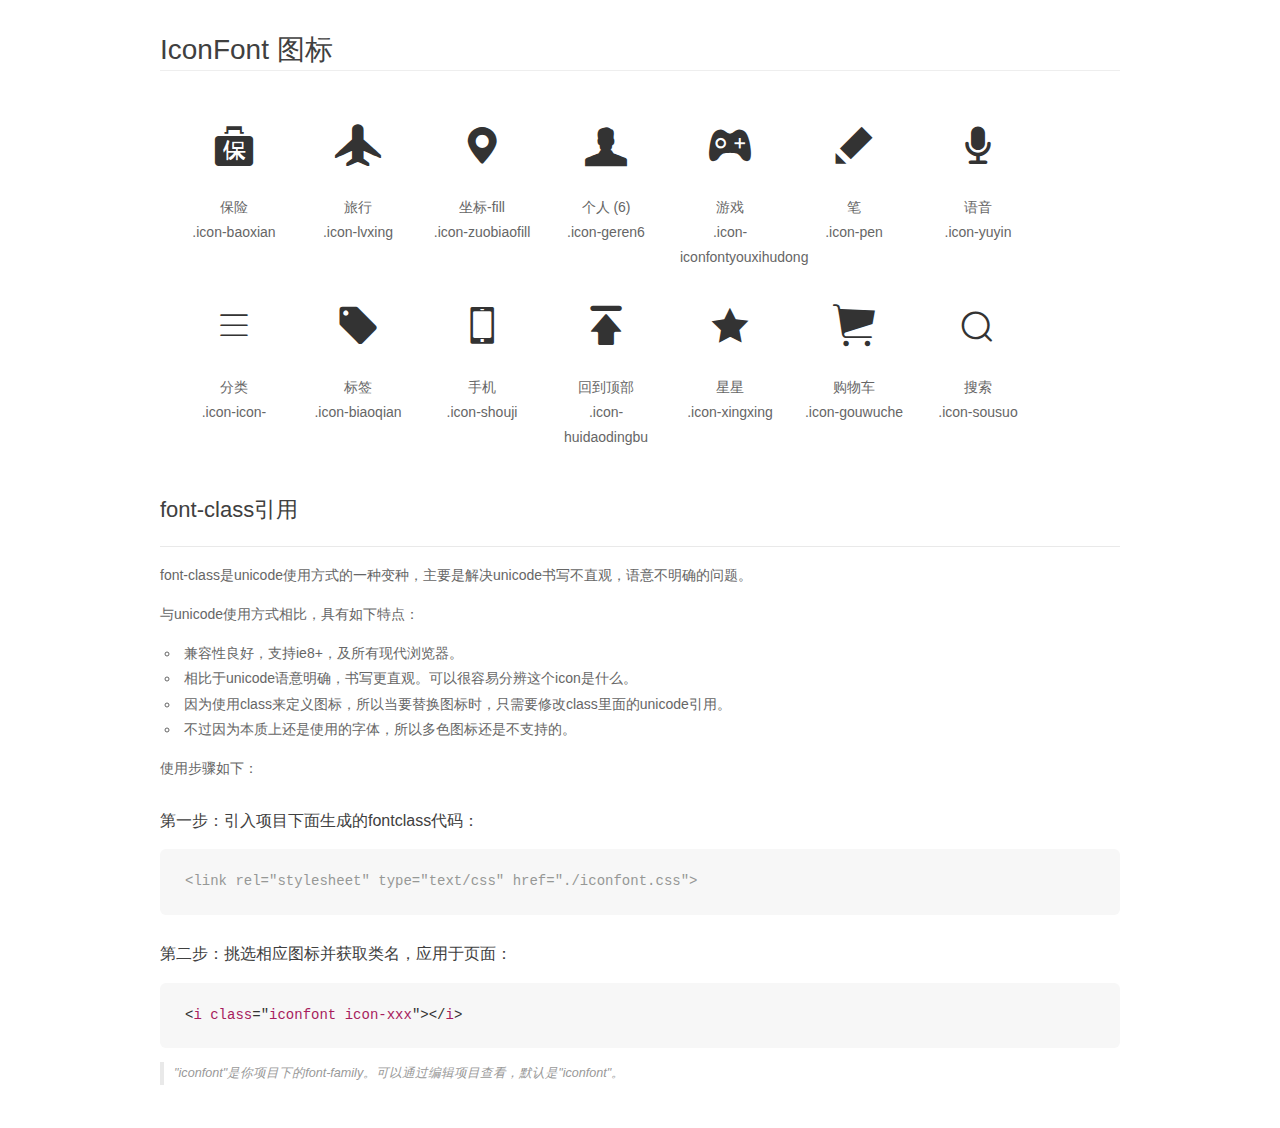
<file: font/demo_fontclass.html>
<!DOCTYPE html>
<html>
<head>
    <meta charset="utf-8"/>
    <title>IconFont</title>
    <link rel="stylesheet" href="demo.css">
    <link rel="stylesheet" href="iconfont.css">
</head>
<body>
    <div class="main markdown">
        <h1>IconFont 图标</h1>
        <ul class="icon_lists clear">
            
                <li>
                <i class="icon iconfont icon-baoxian"></i>
                    <div class="name">保险</div>
                    <div class="fontclass">.icon-baoxian</div>
                </li>
            
                <li>
                <i class="icon iconfont icon-lvxing"></i>
                    <div class="name">旅行</div>
                    <div class="fontclass">.icon-lvxing</div>
                </li>
            
                <li>
                <i class="icon iconfont icon-zuobiaofill"></i>
                    <div class="name">坐标-fill</div>
                    <div class="fontclass">.icon-zuobiaofill</div>
                </li>
            
                <li>
                <i class="icon iconfont icon-geren6"></i>
                    <div class="name">个人 (6)</div>
                    <div class="fontclass">.icon-geren6</div>
                </li>
            
                <li>
                <i class="icon iconfont icon-iconfontyouxihudong"></i>
                    <div class="name">游戏</div>
                    <div class="fontclass">.icon-iconfontyouxihudong</div>
                </li>
            
                <li>
                <i class="icon iconfont icon-pen"></i>
                    <div class="name">笔</div>
                    <div class="fontclass">.icon-pen</div>
                </li>
            
                <li>
                <i class="icon iconfont icon-yuyin"></i>
                    <div class="name">语音</div>
                    <div class="fontclass">.icon-yuyin</div>
                </li>
            
                <li>
                <i class="icon iconfont icon-icon-"></i>
                    <div class="name">分类</div>
                    <div class="fontclass">.icon-icon-</div>
                </li>
            
                <li>
                <i class="icon iconfont icon-biaoqian"></i>
                    <div class="name">标签</div>
                    <div class="fontclass">.icon-biaoqian</div>
                </li>
            
                <li>
                <i class="icon iconfont icon-shouji"></i>
                    <div class="name">手机</div>
                    <div class="fontclass">.icon-shouji</div>
                </li>
            
                <li>
                <i class="icon iconfont icon-huidaodingbu"></i>
                    <div class="name">回到顶部</div>
                    <div class="fontclass">.icon-huidaodingbu</div>
                </li>
            
                <li>
                <i class="icon iconfont icon-xingxing"></i>
                    <div class="name">星星</div>
                    <div class="fontclass">.icon-xingxing</div>
                </li>
            
                <li>
                <i class="icon iconfont icon-gouwuche"></i>
                    <div class="name">购物车</div>
                    <div class="fontclass">.icon-gouwuche</div>
                </li>
            
                <li>
                <i class="icon iconfont icon-sousuo"></i>
                    <div class="name">搜索</div>
                    <div class="fontclass">.icon-sousuo</div>
                </li>
            
        </ul>

        <h2 id="font-class-">font-class引用</h2>
        <hr>

        <p>font-class是unicode使用方式的一种变种，主要是解决unicode书写不直观，语意不明确的问题。</p>
        <p>与unicode使用方式相比，具有如下特点：</p>
        <ul>
        <li>兼容性良好，支持ie8+，及所有现代浏览器。</li>
        <li>相比于unicode语意明确，书写更直观。可以很容易分辨这个icon是什么。</li>
        <li>因为使用class来定义图标，所以当要替换图标时，只需要修改class里面的unicode引用。</li>
        <li>不过因为本质上还是使用的字体，所以多色图标还是不支持的。</li>
        </ul>
        <p>使用步骤如下：</p>
        <h3 id="-fontclass-">第一步：引入项目下面生成的fontclass代码：</h3>


        <pre><code class="lang-js hljs javascript"><span class="hljs-comment">&lt;link rel="stylesheet" type="text/css" href="./iconfont.css"&gt;</span></code></pre>
        <h3 id="-">第二步：挑选相应图标并获取类名，应用于页面：</h3>
        <pre><code class="lang-css hljs">&lt;<span class="hljs-selector-tag">i</span> <span class="hljs-selector-tag">class</span>="<span class="hljs-selector-tag">iconfont</span> <span class="hljs-selector-tag">icon-xxx</span>"&gt;&lt;/<span class="hljs-selector-tag">i</span>&gt;</code></pre>
        <blockquote>
        <p>"iconfont"是你项目下的font-family。可以通过编辑项目查看，默认是"iconfont"。</p>
        </blockquote>
    </div>
</body>
</html>
</file>
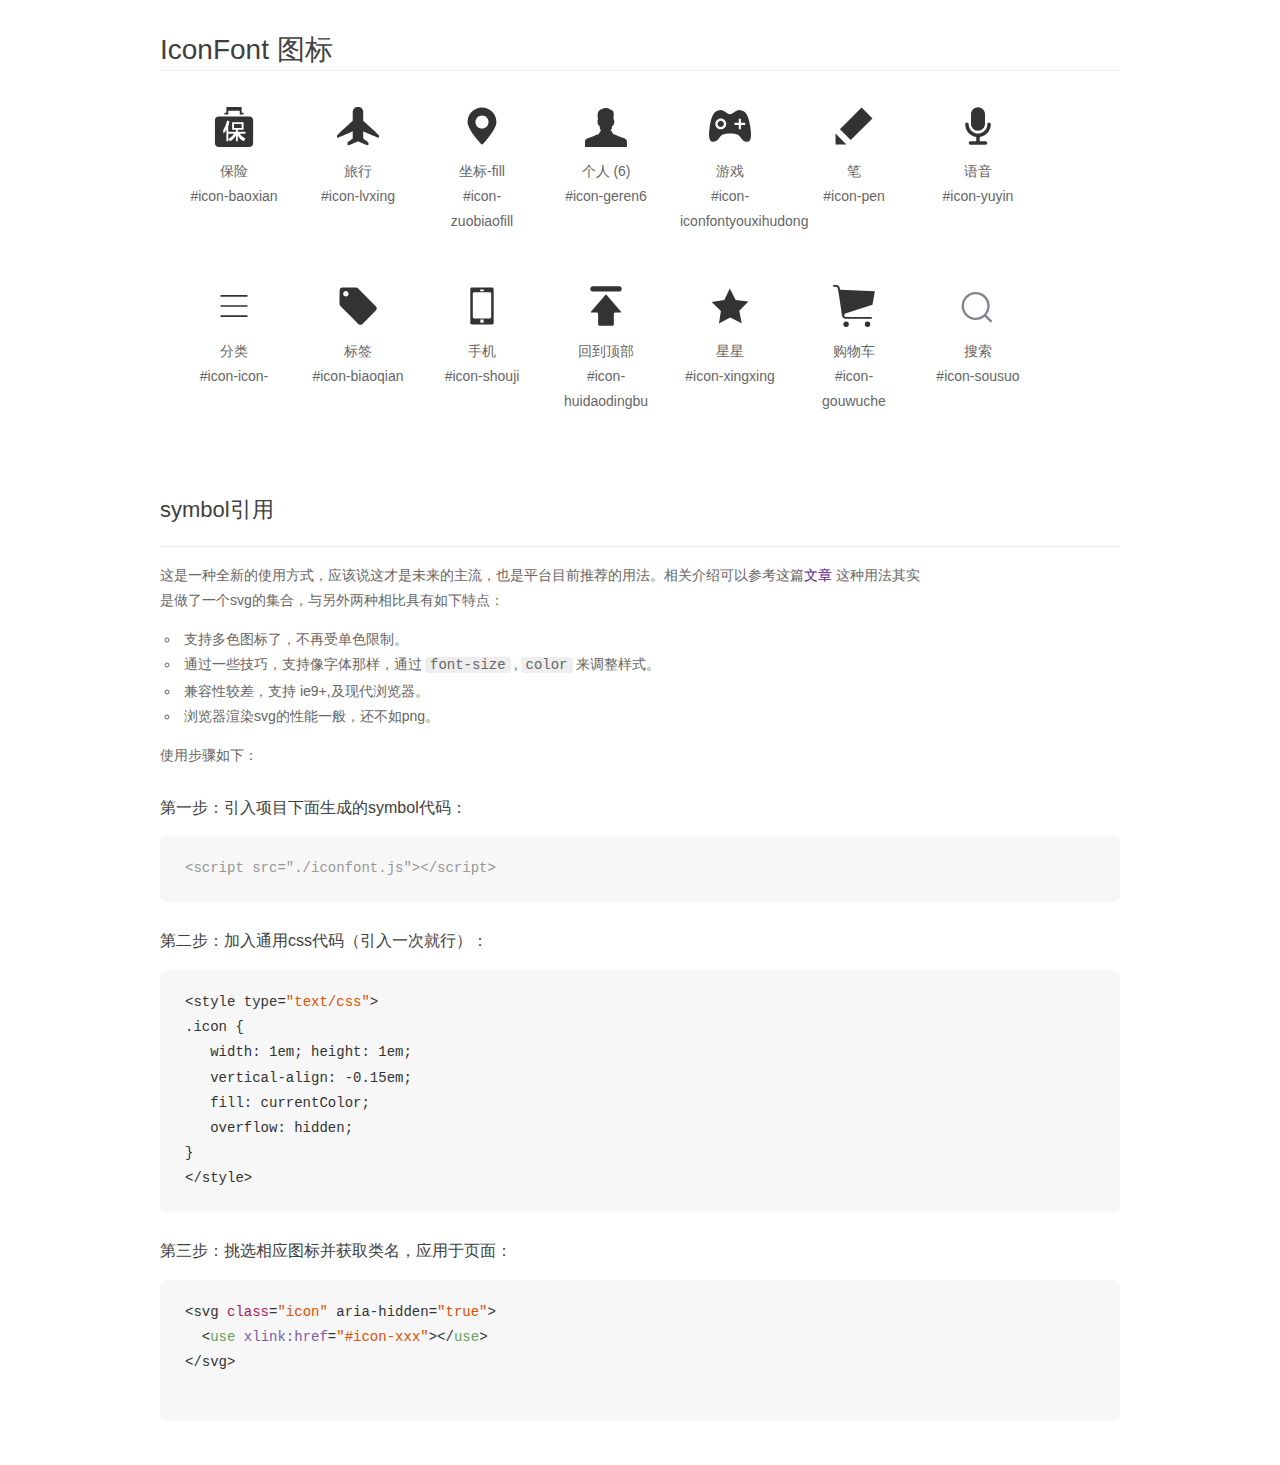
<file: font/demo_symbol.html>
<!DOCTYPE html>
<html>
<head>
    <meta charset="utf-8"/>
    <title>IconFont</title>
    <link rel="stylesheet" href="demo.css">
    <script src="iconfont.js"></script>

    <style type="text/css">
        .icon {
          /* 通过设置 font-size 来改变图标大小 */
          width: 1em; height: 1em;
          /* 图标和文字相邻时，垂直对齐 */
          vertical-align: -0.15em;
          /* 通过设置 color 来改变 SVG 的颜色/fill */
          fill: currentColor;
          /* path 和 stroke 溢出 viewBox 部分在 IE 下会显示
             normalize.css 中也包含这行 */
          overflow: hidden;
        }

    </style>
</head>
<body>
    <div class="main markdown">
        <h1>IconFont 图标</h1>
        <ul class="icon_lists clear">
            
                <li>
                    <svg class="icon" aria-hidden="true">
                        <use xlink:href="#icon-baoxian"></use>
                    </svg>
                    <div class="name">保险</div>
                    <div class="fontclass">#icon-baoxian</div>
                </li>
            
                <li>
                    <svg class="icon" aria-hidden="true">
                        <use xlink:href="#icon-lvxing"></use>
                    </svg>
                    <div class="name">旅行</div>
                    <div class="fontclass">#icon-lvxing</div>
                </li>
            
                <li>
                    <svg class="icon" aria-hidden="true">
                        <use xlink:href="#icon-zuobiaofill"></use>
                    </svg>
                    <div class="name">坐标-fill</div>
                    <div class="fontclass">#icon-zuobiaofill</div>
                </li>
            
                <li>
                    <svg class="icon" aria-hidden="true">
                        <use xlink:href="#icon-geren6"></use>
                    </svg>
                    <div class="name">个人 (6)</div>
                    <div class="fontclass">#icon-geren6</div>
                </li>
            
                <li>
                    <svg class="icon" aria-hidden="true">
                        <use xlink:href="#icon-iconfontyouxihudong"></use>
                    </svg>
                    <div class="name">游戏</div>
                    <div class="fontclass">#icon-iconfontyouxihudong</div>
                </li>
            
                <li>
                    <svg class="icon" aria-hidden="true">
                        <use xlink:href="#icon-pen"></use>
                    </svg>
                    <div class="name">笔</div>
                    <div class="fontclass">#icon-pen</div>
                </li>
            
                <li>
                    <svg class="icon" aria-hidden="true">
                        <use xlink:href="#icon-yuyin"></use>
                    </svg>
                    <div class="name">语音</div>
                    <div class="fontclass">#icon-yuyin</div>
                </li>
            
                <li>
                    <svg class="icon" aria-hidden="true">
                        <use xlink:href="#icon-icon-"></use>
                    </svg>
                    <div class="name">分类</div>
                    <div class="fontclass">#icon-icon-</div>
                </li>
            
                <li>
                    <svg class="icon" aria-hidden="true">
                        <use xlink:href="#icon-biaoqian"></use>
                    </svg>
                    <div class="name">标签</div>
                    <div class="fontclass">#icon-biaoqian</div>
                </li>
            
                <li>
                    <svg class="icon" aria-hidden="true">
                        <use xlink:href="#icon-shouji"></use>
                    </svg>
                    <div class="name">手机</div>
                    <div class="fontclass">#icon-shouji</div>
                </li>
            
                <li>
                    <svg class="icon" aria-hidden="true">
                        <use xlink:href="#icon-huidaodingbu"></use>
                    </svg>
                    <div class="name">回到顶部</div>
                    <div class="fontclass">#icon-huidaodingbu</div>
                </li>
            
                <li>
                    <svg class="icon" aria-hidden="true">
                        <use xlink:href="#icon-xingxing"></use>
                    </svg>
                    <div class="name">星星</div>
                    <div class="fontclass">#icon-xingxing</div>
                </li>
            
                <li>
                    <svg class="icon" aria-hidden="true">
                        <use xlink:href="#icon-gouwuche"></use>
                    </svg>
                    <div class="name">购物车</div>
                    <div class="fontclass">#icon-gouwuche</div>
                </li>
            
                <li>
                    <svg class="icon" aria-hidden="true">
                        <use xlink:href="#icon-sousuo"></use>
                    </svg>
                    <div class="name">搜索</div>
                    <div class="fontclass">#icon-sousuo</div>
                </li>
            
        </ul>


        <h2 id="symbol-">symbol引用</h2>
        <hr>

        <p>这是一种全新的使用方式，应该说这才是未来的主流，也是平台目前推荐的用法。相关介绍可以参考这篇<a href="">文章</a>
        这种用法其实是做了一个svg的集合，与另外两种相比具有如下特点：</p>
        <ul>
          <li>支持多色图标了，不再受单色限制。</li>
          <li>通过一些技巧，支持像字体那样，通过<code>font-size</code>,<code>color</code>来调整样式。</li>
          <li>兼容性较差，支持 ie9+,及现代浏览器。</li>
          <li>浏览器渲染svg的性能一般，还不如png。</li>
        </ul>
        <p>使用步骤如下：</p>
        <h3 id="-symbol-">第一步：引入项目下面生成的symbol代码：</h3>
        <pre><code class="lang-js hljs javascript"><span class="hljs-comment">&lt;script src="./iconfont.js"&gt;&lt;/script&gt;</span></code></pre>
        <h3 id="-css-">第二步：加入通用css代码（引入一次就行）：</h3>
        <pre><code class="lang-js hljs javascript">&lt;style type=<span class="hljs-string">"text/css"</span>&gt;
.icon {
   width: <span class="hljs-number">1</span>em; height: <span class="hljs-number">1</span>em;
   vertical-align: <span class="hljs-number">-0.15</span>em;
   fill: currentColor;
   overflow: hidden;
}
&lt;<span class="hljs-regexp">/style&gt;</span></code></pre>
        <h3 id="-">第三步：挑选相应图标并获取类名，应用于页面：</h3>
        <pre><code class="lang-js hljs javascript">&lt;svg <span class="hljs-class"><span class="hljs-keyword">class</span></span>=<span class="hljs-string">"icon"</span> aria-hidden=<span class="hljs-string">"true"</span>&gt;<span class="xml"><span class="hljs-tag">
  &lt;<span class="hljs-name">use</span> <span class="hljs-attr">xlink:href</span>=<span class="hljs-string">"#icon-xxx"</span>&gt;</span><span class="hljs-tag">&lt;/<span class="hljs-name">use</span>&gt;</span>
</span>&lt;<span class="hljs-regexp">/svg&gt;
        </span></code></pre>
    </div>
</body>
</html>
</file>
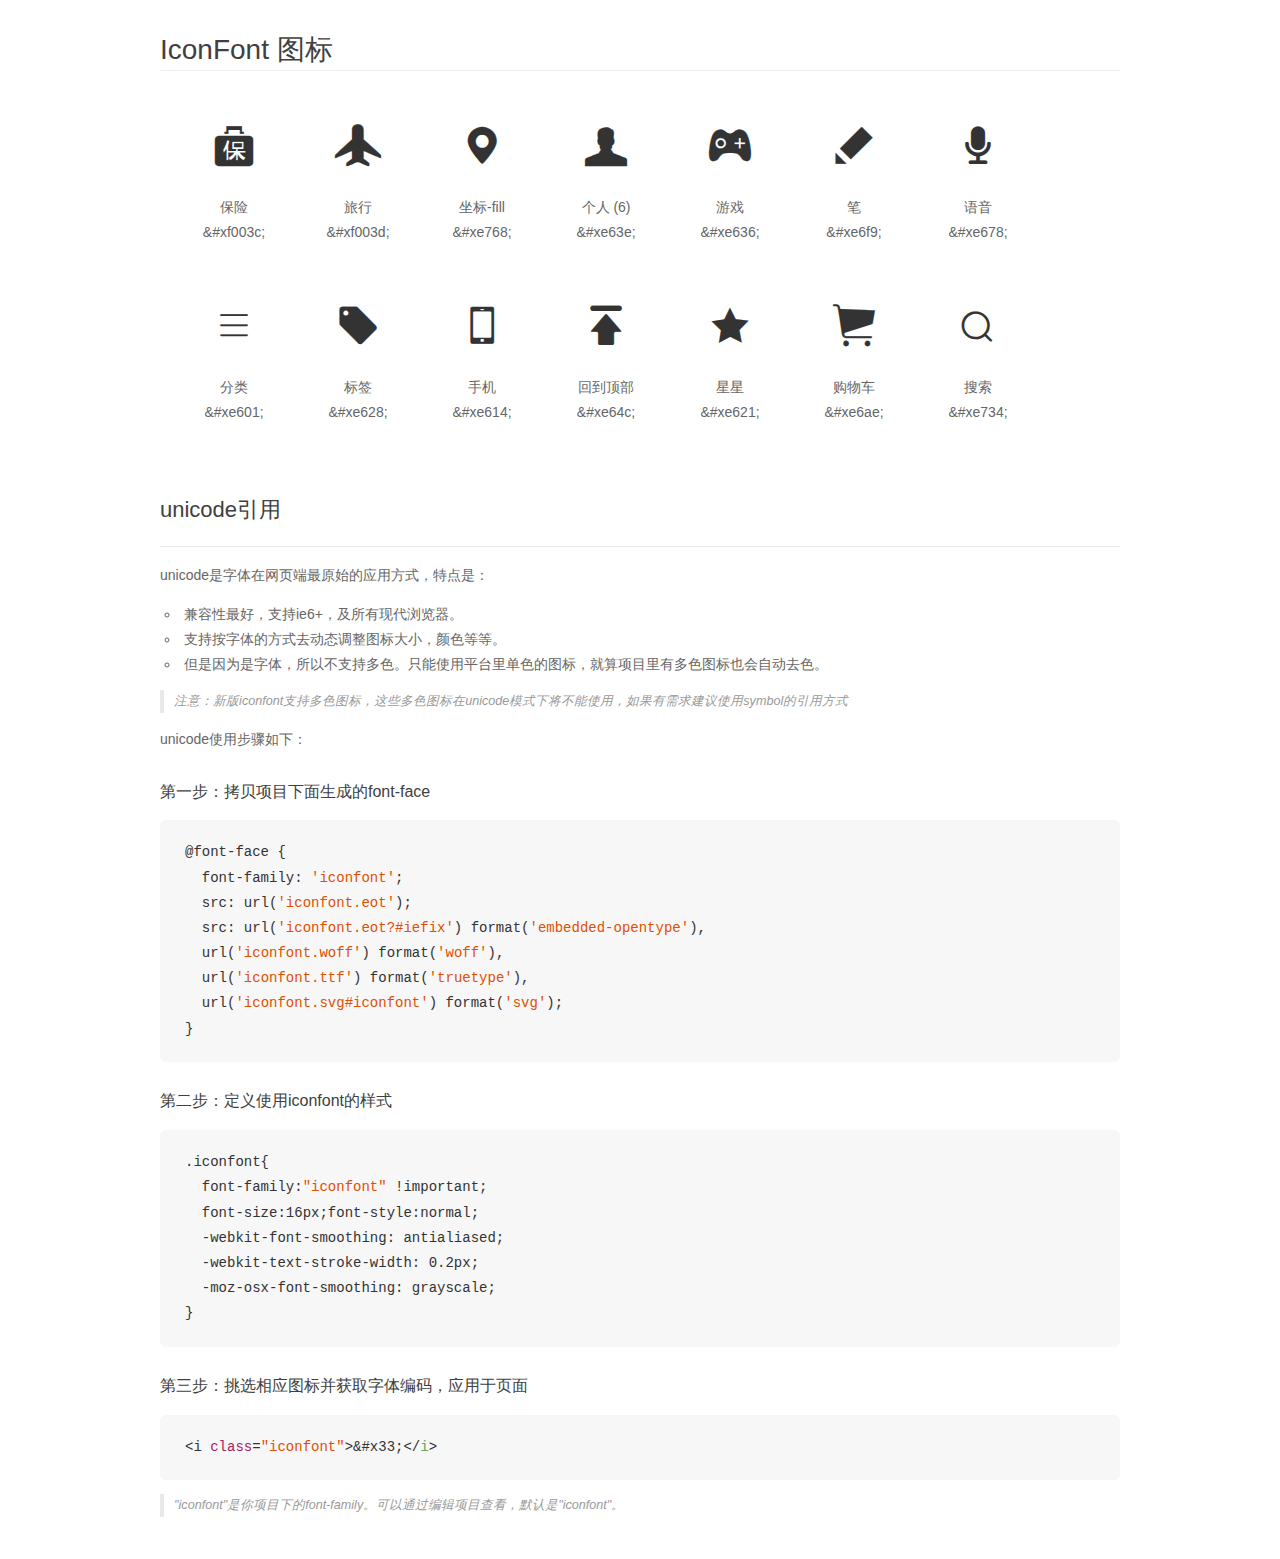
<file: font/demo_unicode.html>
<!DOCTYPE html>
<html>
<head>
    <meta charset="utf-8"/>
    <title>IconFont</title>
    <link rel="stylesheet" href="demo.css">

    <style type="text/css">

        @font-face {font-family: "iconfont";
          src: url('iconfont.eot'); /* IE9*/
          src: url('iconfont.eot#iefix') format('embedded-opentype'), /* IE6-IE8 */
          url('iconfont.woff') format('woff'), /* chrome, firefox */
          url('iconfont.ttf') format('truetype'), /* chrome, firefox, opera, Safari, Android, iOS 4.2+*/
          url('iconfont.svg#iconfont') format('svg'); /* iOS 4.1- */
        }

        .iconfont {
          font-family:"iconfont" !important;
          font-size:16px;
          font-style:normal;
          -webkit-font-smoothing: antialiased;
          -webkit-text-stroke-width: 0.2px;
          -moz-osx-font-smoothing: grayscale;
        }

    </style>
</head>
<body>
    <div class="main markdown">
        <h1>IconFont 图标</h1>
        <ul class="icon_lists clear">
            
                <li>
                <i class="icon iconfont">&#xf003c;</i>
                    <div class="name">保险</div>
                    <div class="code">&amp;#xf003c;</div>
                </li>
            
                <li>
                <i class="icon iconfont">&#xf003d;</i>
                    <div class="name">旅行</div>
                    <div class="code">&amp;#xf003d;</div>
                </li>
            
                <li>
                <i class="icon iconfont">&#xe768;</i>
                    <div class="name">坐标-fill</div>
                    <div class="code">&amp;#xe768;</div>
                </li>
            
                <li>
                <i class="icon iconfont">&#xe63e;</i>
                    <div class="name">个人 (6)</div>
                    <div class="code">&amp;#xe63e;</div>
                </li>
            
                <li>
                <i class="icon iconfont">&#xe636;</i>
                    <div class="name">游戏</div>
                    <div class="code">&amp;#xe636;</div>
                </li>
            
                <li>
                <i class="icon iconfont">&#xe6f9;</i>
                    <div class="name">笔</div>
                    <div class="code">&amp;#xe6f9;</div>
                </li>
            
                <li>
                <i class="icon iconfont">&#xe678;</i>
                    <div class="name">语音</div>
                    <div class="code">&amp;#xe678;</div>
                </li>
            
                <li>
                <i class="icon iconfont">&#xe601;</i>
                    <div class="name">分类</div>
                    <div class="code">&amp;#xe601;</div>
                </li>
            
                <li>
                <i class="icon iconfont">&#xe628;</i>
                    <div class="name">标签</div>
                    <div class="code">&amp;#xe628;</div>
                </li>
            
                <li>
                <i class="icon iconfont">&#xe614;</i>
                    <div class="name">手机</div>
                    <div class="code">&amp;#xe614;</div>
                </li>
            
                <li>
                <i class="icon iconfont">&#xe64c;</i>
                    <div class="name">回到顶部</div>
                    <div class="code">&amp;#xe64c;</div>
                </li>
            
                <li>
                <i class="icon iconfont">&#xe621;</i>
                    <div class="name">星星</div>
                    <div class="code">&amp;#xe621;</div>
                </li>
            
                <li>
                <i class="icon iconfont">&#xe6ae;</i>
                    <div class="name">购物车</div>
                    <div class="code">&amp;#xe6ae;</div>
                </li>
            
                <li>
                <i class="icon iconfont">&#xe734;</i>
                    <div class="name">搜索</div>
                    <div class="code">&amp;#xe734;</div>
                </li>
            
        </ul>
        <h2 id="unicode-">unicode引用</h2>
        <hr>

        <p>unicode是字体在网页端最原始的应用方式，特点是：</p>
        <ul>
        <li>兼容性最好，支持ie6+，及所有现代浏览器。</li>
        <li>支持按字体的方式去动态调整图标大小，颜色等等。</li>
        <li>但是因为是字体，所以不支持多色。只能使用平台里单色的图标，就算项目里有多色图标也会自动去色。</li>
        </ul>
        <blockquote>
        <p>注意：新版iconfont支持多色图标，这些多色图标在unicode模式下将不能使用，如果有需求建议使用symbol的引用方式</p>
        </blockquote>
        <p>unicode使用步骤如下：</p>
        <h3 id="-font-face">第一步：拷贝项目下面生成的font-face</h3>
        <pre><code class="lang-js hljs javascript">@font-face {
  font-family: <span class="hljs-string">'iconfont'</span>;
  src: url(<span class="hljs-string">'iconfont.eot'</span>);
  src: url(<span class="hljs-string">'iconfont.eot?#iefix'</span>) format(<span class="hljs-string">'embedded-opentype'</span>),
  url(<span class="hljs-string">'iconfont.woff'</span>) format(<span class="hljs-string">'woff'</span>),
  url(<span class="hljs-string">'iconfont.ttf'</span>) format(<span class="hljs-string">'truetype'</span>),
  url(<span class="hljs-string">'iconfont.svg#iconfont'</span>) format(<span class="hljs-string">'svg'</span>);
}
</code></pre>
        <h3 id="-iconfont-">第二步：定义使用iconfont的样式</h3>
        <pre><code class="lang-js hljs javascript">.iconfont{
  font-family:<span class="hljs-string">"iconfont"</span> !important;
  font-size:<span class="hljs-number">16</span>px;font-style:normal;
  -webkit-font-smoothing: antialiased;
  -webkit-text-stroke-width: <span class="hljs-number">0.2</span>px;
  -moz-osx-font-smoothing: grayscale;
}
</code></pre>
        <h3 id="-">第三步：挑选相应图标并获取字体编码，应用于页面</h3>
        <pre><code class="lang-js hljs javascript">&lt;i <span class="hljs-class"><span class="hljs-keyword">class</span></span>=<span class="hljs-string">"iconfont"</span>&gt;&amp;#x33;<span class="xml"><span class="hljs-tag">&lt;/<span class="hljs-name">i</span>&gt;</span></span></code></pre>

        <blockquote>
        <p>"iconfont"是你项目下的font-family。可以通过编辑项目查看，默认是"iconfont"。</p>
        </blockquote>
    </div>


</body>
</html>
</file>
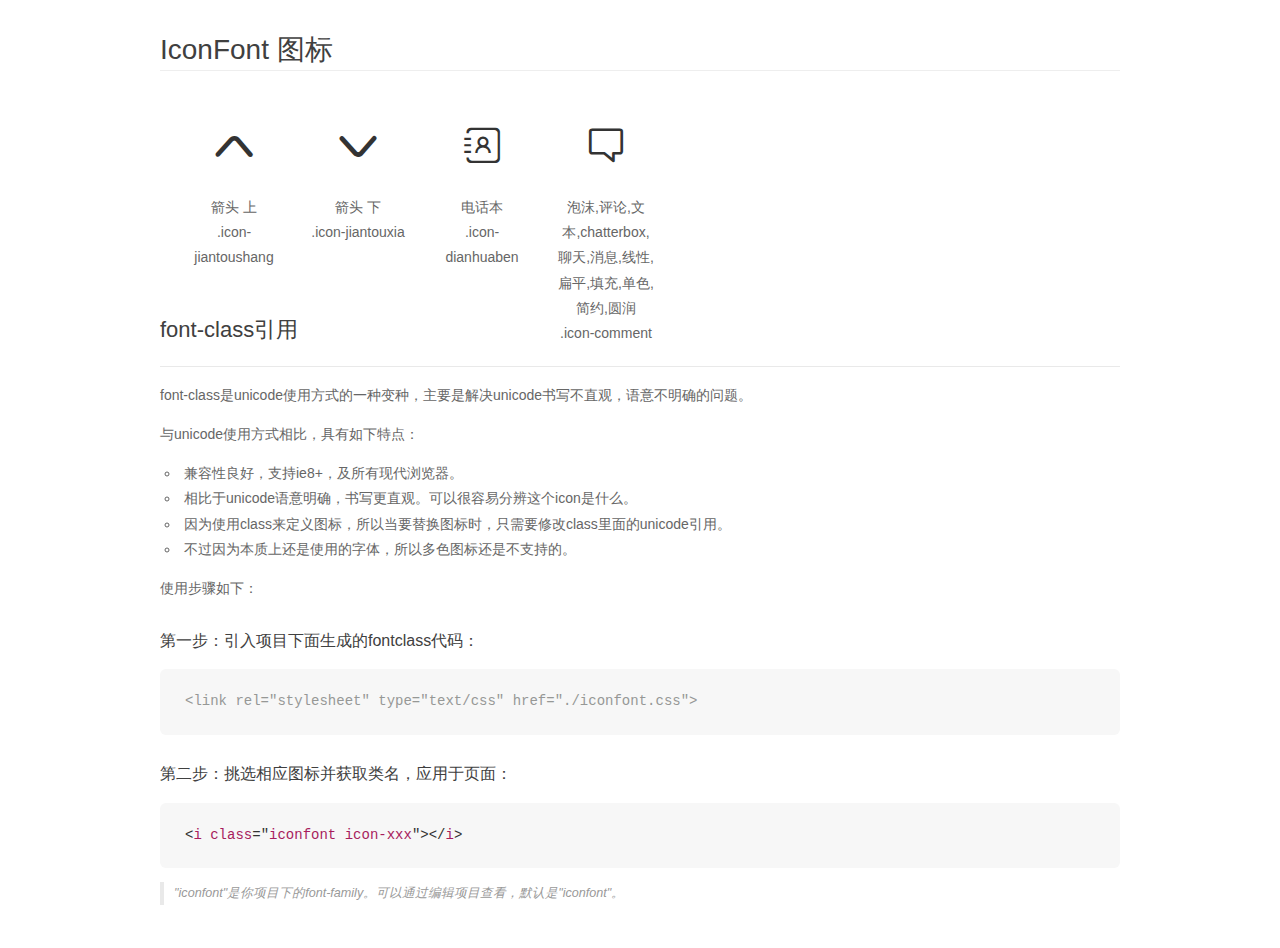
<file: font1/demo_fontclass.html>
<!DOCTYPE html>
<html>
<head>
    <meta charset="utf-8"/>
    <title>IconFont</title>
    <link rel="stylesheet" href="demo.css">
    <link rel="stylesheet" href="iconfont.css">
</head>
<body>
    <div class="main markdown">
        <h1>IconFont 图标</h1>
        <ul class="icon_lists clear">
            
                <li>
                <i class="icon iconfont icon-jiantoushang"></i>
                    <div class="name">箭头 上</div>
                    <div class="fontclass">.icon-jiantoushang</div>
                </li>
            
                <li>
                <i class="icon iconfont icon-jiantouxia"></i>
                    <div class="name">箭头 下</div>
                    <div class="fontclass">.icon-jiantouxia</div>
                </li>
            
                <li>
                <i class="icon iconfont icon-dianhuaben"></i>
                    <div class="name">电话本</div>
                    <div class="fontclass">.icon-dianhuaben</div>
                </li>
            
                <li>
                <i class="icon iconfont icon-comment"></i>
                    <div class="name">泡沫,评论,文本,chatterbox,聊天,消息,线性,扁平,填充,单色,简约,圆润</div>
                    <div class="fontclass">.icon-comment</div>
                </li>
            
        </ul>

        <h2 id="font-class-">font-class引用</h2>
        <hr>

        <p>font-class是unicode使用方式的一种变种，主要是解决unicode书写不直观，语意不明确的问题。</p>
        <p>与unicode使用方式相比，具有如下特点：</p>
        <ul>
        <li>兼容性良好，支持ie8+，及所有现代浏览器。</li>
        <li>相比于unicode语意明确，书写更直观。可以很容易分辨这个icon是什么。</li>
        <li>因为使用class来定义图标，所以当要替换图标时，只需要修改class里面的unicode引用。</li>
        <li>不过因为本质上还是使用的字体，所以多色图标还是不支持的。</li>
        </ul>
        <p>使用步骤如下：</p>
        <h3 id="-fontclass-">第一步：引入项目下面生成的fontclass代码：</h3>


        <pre><code class="lang-js hljs javascript"><span class="hljs-comment">&lt;link rel="stylesheet" type="text/css" href="./iconfont.css"&gt;</span></code></pre>
        <h3 id="-">第二步：挑选相应图标并获取类名，应用于页面：</h3>
        <pre><code class="lang-css hljs">&lt;<span class="hljs-selector-tag">i</span> <span class="hljs-selector-tag">class</span>="<span class="hljs-selector-tag">iconfont</span> <span class="hljs-selector-tag">icon-xxx</span>"&gt;&lt;/<span class="hljs-selector-tag">i</span>&gt;</code></pre>
        <blockquote>
        <p>"iconfont"是你项目下的font-family。可以通过编辑项目查看，默认是"iconfont"。</p>
        </blockquote>
    </div>
</body>
</html>
</file>
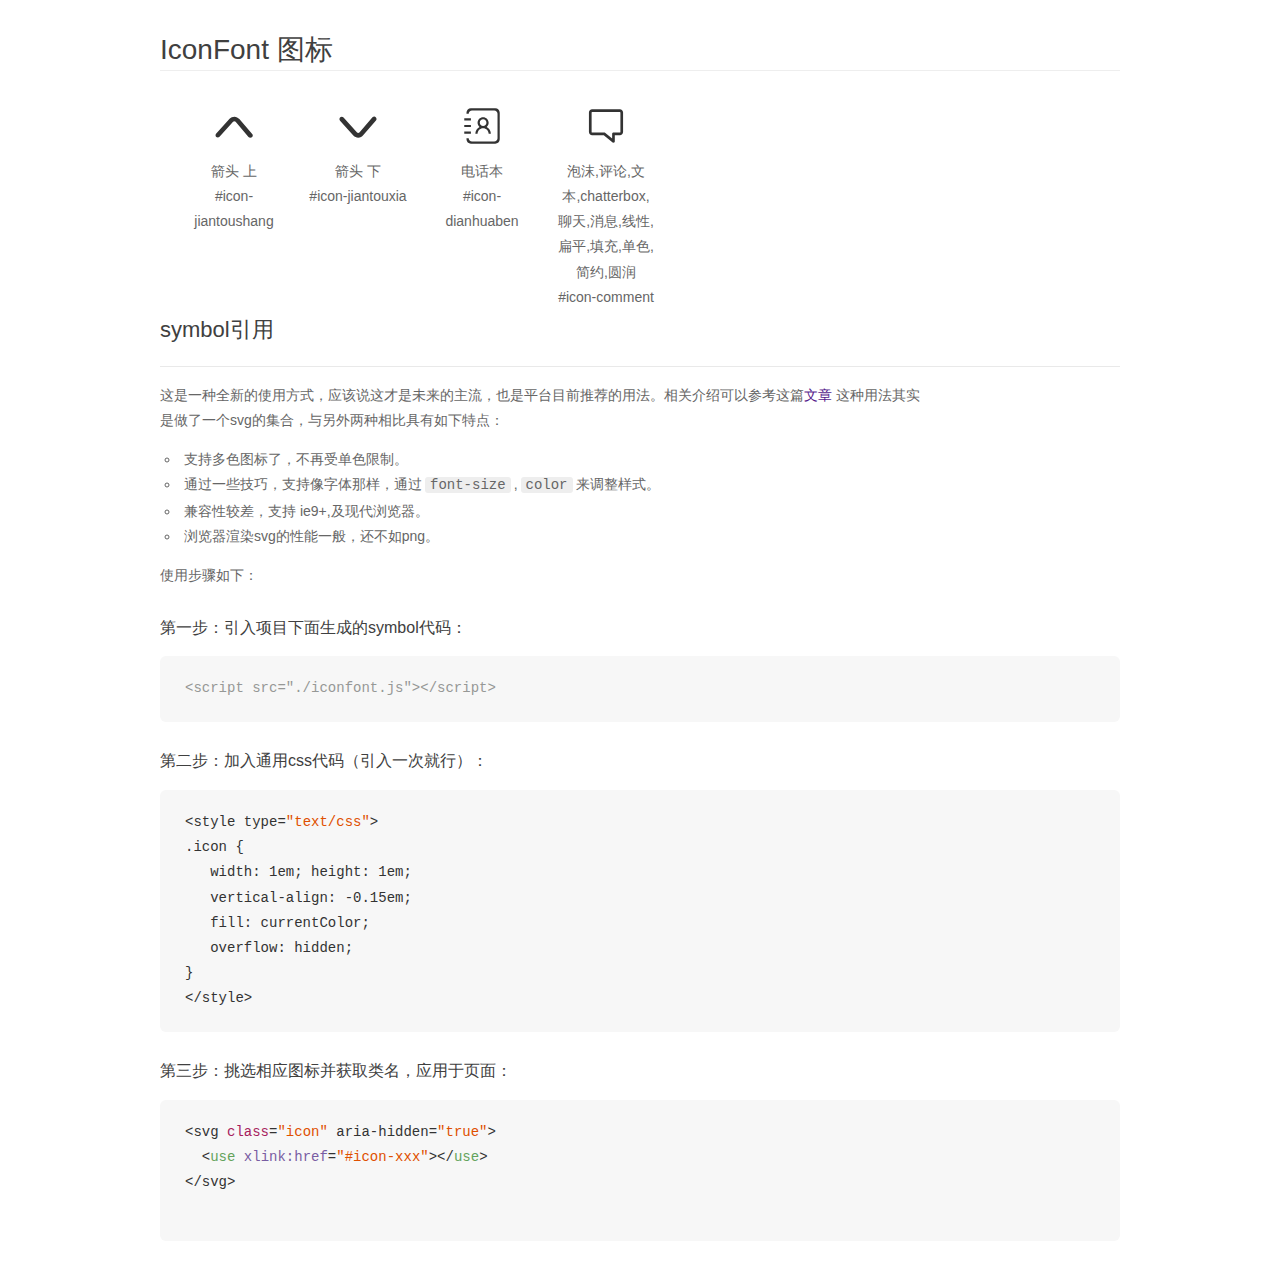
<file: font1/demo_symbol.html>
<!DOCTYPE html>
<html>
<head>
    <meta charset="utf-8"/>
    <title>IconFont</title>
    <link rel="stylesheet" href="demo.css">
    <script src="iconfont.js"></script>

    <style type="text/css">
        .icon {
          /* 通过设置 font-size 来改变图标大小 */
          width: 1em; height: 1em;
          /* 图标和文字相邻时，垂直对齐 */
          vertical-align: -0.15em;
          /* 通过设置 color 来改变 SVG 的颜色/fill */
          fill: currentColor;
          /* path 和 stroke 溢出 viewBox 部分在 IE 下会显示
             normalize.css 中也包含这行 */
          overflow: hidden;
        }

    </style>
</head>
<body>
    <div class="main markdown">
        <h1>IconFont 图标</h1>
        <ul class="icon_lists clear">
            
                <li>
                    <svg class="icon" aria-hidden="true">
                        <use xlink:href="#icon-jiantoushang"></use>
                    </svg>
                    <div class="name">箭头 上</div>
                    <div class="fontclass">#icon-jiantoushang</div>
                </li>
            
                <li>
                    <svg class="icon" aria-hidden="true">
                        <use xlink:href="#icon-jiantouxia"></use>
                    </svg>
                    <div class="name">箭头 下</div>
                    <div class="fontclass">#icon-jiantouxia</div>
                </li>
            
                <li>
                    <svg class="icon" aria-hidden="true">
                        <use xlink:href="#icon-dianhuaben"></use>
                    </svg>
                    <div class="name">电话本</div>
                    <div class="fontclass">#icon-dianhuaben</div>
                </li>
            
                <li>
                    <svg class="icon" aria-hidden="true">
                        <use xlink:href="#icon-comment"></use>
                    </svg>
                    <div class="name">泡沫,评论,文本,chatterbox,聊天,消息,线性,扁平,填充,单色,简约,圆润</div>
                    <div class="fontclass">#icon-comment</div>
                </li>
            
        </ul>


        <h2 id="symbol-">symbol引用</h2>
        <hr>

        <p>这是一种全新的使用方式，应该说这才是未来的主流，也是平台目前推荐的用法。相关介绍可以参考这篇<a href="">文章</a>
        这种用法其实是做了一个svg的集合，与另外两种相比具有如下特点：</p>
        <ul>
          <li>支持多色图标了，不再受单色限制。</li>
          <li>通过一些技巧，支持像字体那样，通过<code>font-size</code>,<code>color</code>来调整样式。</li>
          <li>兼容性较差，支持 ie9+,及现代浏览器。</li>
          <li>浏览器渲染svg的性能一般，还不如png。</li>
        </ul>
        <p>使用步骤如下：</p>
        <h3 id="-symbol-">第一步：引入项目下面生成的symbol代码：</h3>
        <pre><code class="lang-js hljs javascript"><span class="hljs-comment">&lt;script src="./iconfont.js"&gt;&lt;/script&gt;</span></code></pre>
        <h3 id="-css-">第二步：加入通用css代码（引入一次就行）：</h3>
        <pre><code class="lang-js hljs javascript">&lt;style type=<span class="hljs-string">"text/css"</span>&gt;
.icon {
   width: <span class="hljs-number">1</span>em; height: <span class="hljs-number">1</span>em;
   vertical-align: <span class="hljs-number">-0.15</span>em;
   fill: currentColor;
   overflow: hidden;
}
&lt;<span class="hljs-regexp">/style&gt;</span></code></pre>
        <h3 id="-">第三步：挑选相应图标并获取类名，应用于页面：</h3>
        <pre><code class="lang-js hljs javascript">&lt;svg <span class="hljs-class"><span class="hljs-keyword">class</span></span>=<span class="hljs-string">"icon"</span> aria-hidden=<span class="hljs-string">"true"</span>&gt;<span class="xml"><span class="hljs-tag">
  &lt;<span class="hljs-name">use</span> <span class="hljs-attr">xlink:href</span>=<span class="hljs-string">"#icon-xxx"</span>&gt;</span><span class="hljs-tag">&lt;/<span class="hljs-name">use</span>&gt;</span>
</span>&lt;<span class="hljs-regexp">/svg&gt;
        </span></code></pre>
    </div>
</body>
</html>
</file>
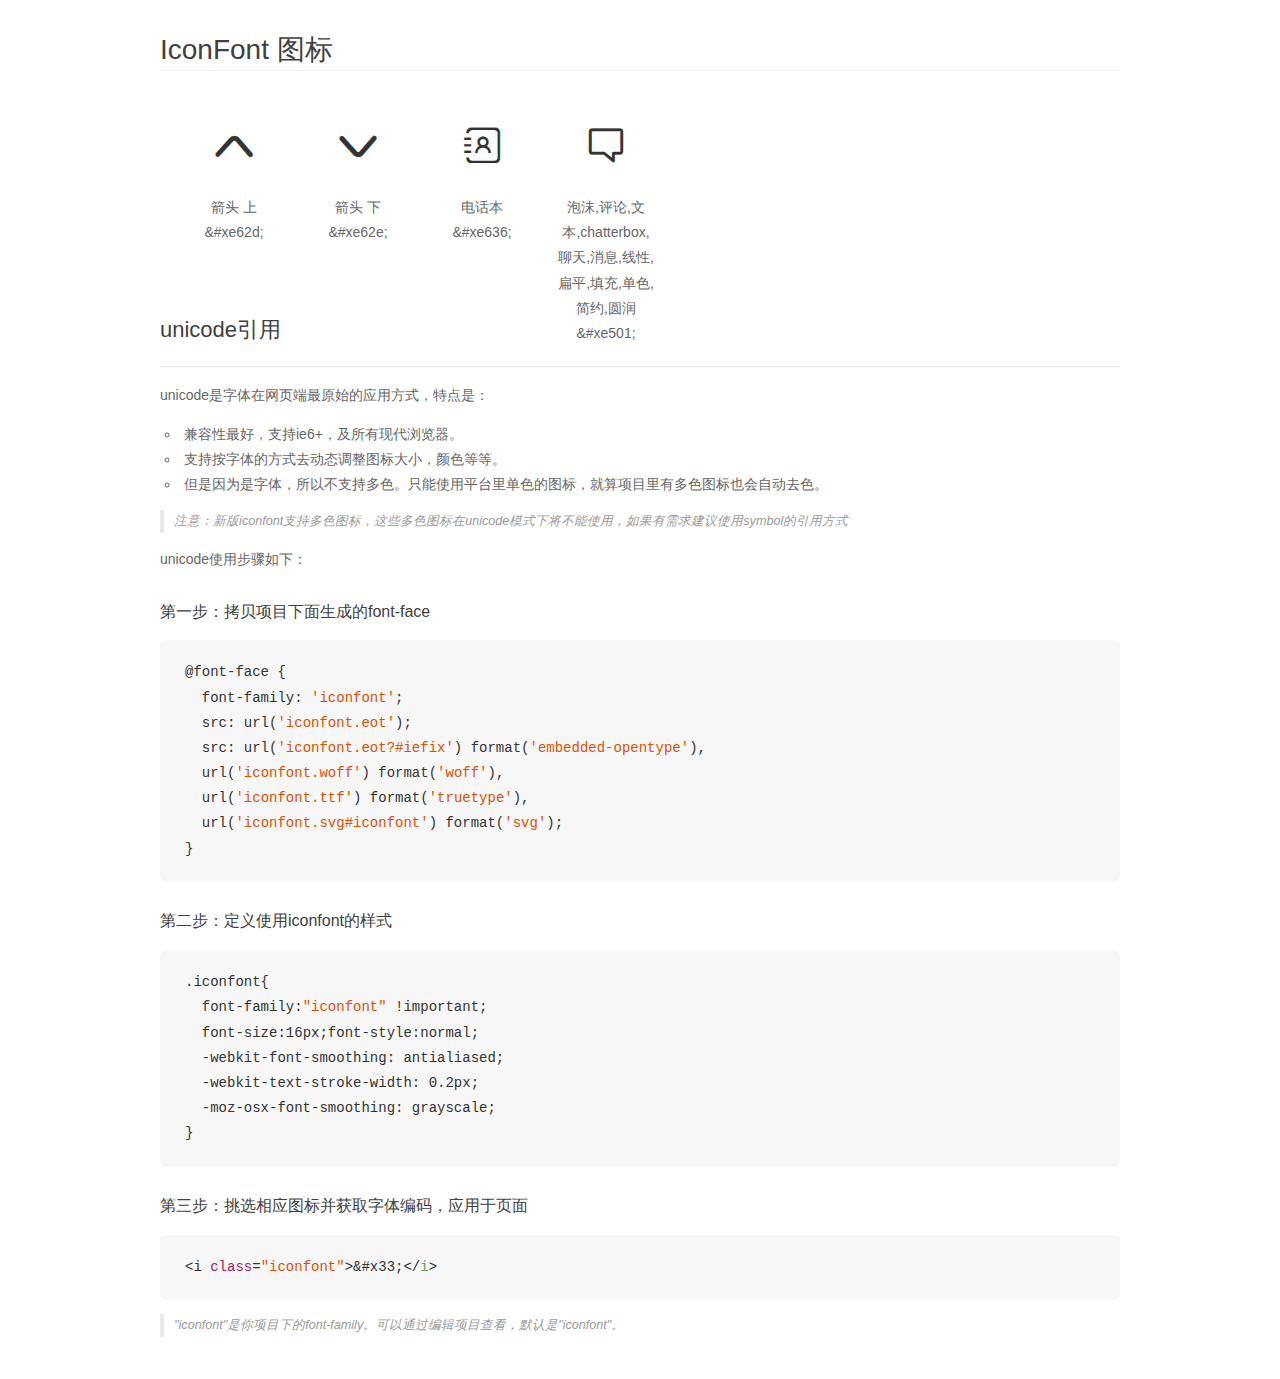
<file: font1/demo_unicode.html>
<!DOCTYPE html>
<html>
<head>
    <meta charset="utf-8"/>
    <title>IconFont</title>
    <link rel="stylesheet" href="demo.css">

    <style type="text/css">

        @font-face {font-family: "iconfont";
          src: url('iconfont.eot'); /* IE9*/
          src: url('iconfont.eot#iefix') format('embedded-opentype'), /* IE6-IE8 */
          url('iconfont.woff') format('woff'), /* chrome, firefox */
          url('iconfont.ttf') format('truetype'), /* chrome, firefox, opera, Safari, Android, iOS 4.2+*/
          url('iconfont.svg#iconfont') format('svg'); /* iOS 4.1- */
        }

        .iconfont {
          font-family:"iconfont" !important;
          font-size:16px;
          font-style:normal;
          -webkit-font-smoothing: antialiased;
          -webkit-text-stroke-width: 0.2px;
          -moz-osx-font-smoothing: grayscale;
        }

    </style>
</head>
<body>
    <div class="main markdown">
        <h1>IconFont 图标</h1>
        <ul class="icon_lists clear">
            
                <li>
                <i class="icon iconfont">&#xe62d;</i>
                    <div class="name">箭头 上</div>
                    <div class="code">&amp;#xe62d;</div>
                </li>
            
                <li>
                <i class="icon iconfont">&#xe62e;</i>
                    <div class="name">箭头 下</div>
                    <div class="code">&amp;#xe62e;</div>
                </li>
            
                <li>
                <i class="icon iconfont">&#xe636;</i>
                    <div class="name">电话本</div>
                    <div class="code">&amp;#xe636;</div>
                </li>
            
                <li>
                <i class="icon iconfont">&#xe501;</i>
                    <div class="name">泡沫,评论,文本,chatterbox,聊天,消息,线性,扁平,填充,单色,简约,圆润</div>
                    <div class="code">&amp;#xe501;</div>
                </li>
            
        </ul>
        <h2 id="unicode-">unicode引用</h2>
        <hr>

        <p>unicode是字体在网页端最原始的应用方式，特点是：</p>
        <ul>
        <li>兼容性最好，支持ie6+，及所有现代浏览器。</li>
        <li>支持按字体的方式去动态调整图标大小，颜色等等。</li>
        <li>但是因为是字体，所以不支持多色。只能使用平台里单色的图标，就算项目里有多色图标也会自动去色。</li>
        </ul>
        <blockquote>
        <p>注意：新版iconfont支持多色图标，这些多色图标在unicode模式下将不能使用，如果有需求建议使用symbol的引用方式</p>
        </blockquote>
        <p>unicode使用步骤如下：</p>
        <h3 id="-font-face">第一步：拷贝项目下面生成的font-face</h3>
        <pre><code class="lang-js hljs javascript">@font-face {
  font-family: <span class="hljs-string">'iconfont'</span>;
  src: url(<span class="hljs-string">'iconfont.eot'</span>);
  src: url(<span class="hljs-string">'iconfont.eot?#iefix'</span>) format(<span class="hljs-string">'embedded-opentype'</span>),
  url(<span class="hljs-string">'iconfont.woff'</span>) format(<span class="hljs-string">'woff'</span>),
  url(<span class="hljs-string">'iconfont.ttf'</span>) format(<span class="hljs-string">'truetype'</span>),
  url(<span class="hljs-string">'iconfont.svg#iconfont'</span>) format(<span class="hljs-string">'svg'</span>);
}
</code></pre>
        <h3 id="-iconfont-">第二步：定义使用iconfont的样式</h3>
        <pre><code class="lang-js hljs javascript">.iconfont{
  font-family:<span class="hljs-string">"iconfont"</span> !important;
  font-size:<span class="hljs-number">16</span>px;font-style:normal;
  -webkit-font-smoothing: antialiased;
  -webkit-text-stroke-width: <span class="hljs-number">0.2</span>px;
  -moz-osx-font-smoothing: grayscale;
}
</code></pre>
        <h3 id="-">第三步：挑选相应图标并获取字体编码，应用于页面</h3>
        <pre><code class="lang-js hljs javascript">&lt;i <span class="hljs-class"><span class="hljs-keyword">class</span></span>=<span class="hljs-string">"iconfont"</span>&gt;&amp;#x33;<span class="xml"><span class="hljs-tag">&lt;/<span class="hljs-name">i</span>&gt;</span></span></code></pre>

        <blockquote>
        <p>"iconfont"是你项目下的font-family。可以通过编辑项目查看，默认是"iconfont"。</p>
        </blockquote>
    </div>


</body>
</html>
</file>
<file: css/tao1.css>
@charset "UTF-8";
/* CSS Document */
body{
	position: relative;
}
		.tt{
			height: 36px;
			background-color: #EFEFEF;
		}
			.tt .ttp1 a{
				font-size: 14px;
				line-height: 36px;
				color: #000;
			}
			.tt ul{
				font-size: 12px;
				line-height: 36px;
			}
				.tt ul li{
					margin-right: 21px;
					text-align: center;
				}
				.tt li a{
					color: #000;
				}
				.tt .li1 span{
					font-size: 3px;
					margin-left: 5px;
				}
				.tt .li1 .tts1{
					font-size: 12px;
					color: #FF4400;
					margin-right: 6px;
				}
				.tt .li2 span{
					font-size: 3px;
					margin-left: 5px;
				}
				.tt .li2 .tts1{
					font-size: 12px;
					color: #FF4400;
					margin-right: 6px;
				}
				.tt li b{
					font-size: 8px;
					color: #FF4400;
					margin-left: 2px;
				}
				.tt .li1{
					position: relative;
				}
				.tt .li2{
					position: relative;
				}
					.tt .li1 ol{
						position: absolute;
						left: 0;
						top: 100%;
						width: 100px;
						display: none;
						z-index: 999;
					}
						.li1:hover ol{
							display: block;
							background-color: #fff;
						}
						.li1 li:hover{
							background-color: #ccc;
						}
						.li2:hover div{
							display: block;
							background-color: #fff;
						}
						.li1:hover{
							background-color: #fff;
						}
						.li2:hover{
							background-color: #fff;
						}
					.tto1 a{
						width: 105px;
						height: 25px;
						display: inline-block;
						line-height: 25px;
						text-align: center;
						background-color: #FF4400;
						border-radius: 5px;
						margin-left: 10px;
					}
					.ld1{
						height: 209px;
						width: 1196px;
						position: absolute;
						right: 0;
						top: 100%;
						display: none;
						z-index: 999;
					}
						.ld1 div{
							width: 290px;
							height: 176px;
							border-right: 1px solid #000;
						}
						.ld1 p{
							font-size: 16px;
							margin-left: 10px;
						}
						.ld1 ol{
							margin-left: 10px;
						}
						.ld1 ol li{
							float: left;
							font-size: 12px;
							width: 48px;
							height: 26px;
							text-align: center;
							line-height: 26px;
						}
							.ld1  li:hover{
								color: #fff;
								background-color: #FF4400;
							}
		.ti{
			 height:40px;
			 width:1000px;
			 margin-left: 250px;
		}
			.ti img{
				 height:40px;
				 width:1000px;
			}
		.tc{
			margin-top: 50px;
			height: 106px;
		}
			.tci1{
				 height:58px; 
				 width:141px;
				 float: left;
				 margin-right: 110px;
			}
			.form1{
				float: left;
				width: 720px;
				height: 70px;
				position: relative;
			}
				.form1 input{
					width: 578px;
					height: 39px;
					border:3px solid #FF4400;
					
				}
				.form1 select{
					width: 74px;
					height: 41px;
					background-color: #F5F5F5;
					padding-left: 10px;
					position: absolute;
					left: 3px;
					top: 3px;
				}
				.fp1{
					font-size: 12px;
					color:#000;
					position: absolute;
					left: 90px;
					top: 15px;
				}
				.fs1{
					font-size: 14px;
					color: #000;
					position: absolute;
					top: 15px;
					right: 158px;
				}
				.fa1{
					width: 100px;
					height: 46.5px;
					display: inline-block;
					background-color: #FF4400;
					text-align: center;
					line-height: 46.5px;
					font-size: 20px;
					color: #fff;
					position: absolute;
					top: 0px;
					right: 36px;
				}
				.fa2{
					width: 30px;
					height: 30px;
					display: inline-block;
					font-size: 12px;
					color: #000;
					position: absolute;
					right: 0;
					top: 8px;
				}
				.fp2{
					position: absolute;
					left: 0;
					bottom:0;
					font-size: 12px;
				}
					.fp2 a{
						color: #000;
						margin-right: 8px;
					}
					.fpa1{
						width: 39px;
						height: 18px;
						border:1px solid #939393;
						text-align: center;
						line-height: 18px;
						display: inline-block;
					}
						.fp2 a:hover{
							color: #FF4400;
						}
			.tc .td1{
				float: right;
				width: 115px;
				height: 114px;
			}
				.td1 a{
					width: 18px;
					height: 18px;
					border-left: 1px solid #ccc;
					border-top: 1px solid #ccc;
					border-bottom: 1px solid #ccc;
					font-size: 14px;
					display: inline-block;
					text-align: center;
					line-height: 18px;
				}
				.tc .td2 img{
					width: 84px;
					height: 80px;
					margin-left: 8px;
					margin-top: 10px;
				}
				.td2{
					border:1px solid #ccc;
					width: 94px;
					height: 112px;
					float: right;
				}
				.td2 p{
					font-size: 12px;
					text-align: center;
				}
		.banner{
			margin-top: 34px;
			height: 600px;
		}
			.brl{
				width: 150px;
				height: 600px;
				float: left;
			}
				.brl p{
					height: 41px;
					font-size: 14px;
					color: #fff;
					background-color: #FF4400;
					text-align: center;
					line-height: 40px;
				}
				.brl ul{ 
					background-color: #F8F8F8;
					border:1px solid #999;
					border-top: transparent;
				}
				.brl ul li{
					font-size: 12px;
					color: #000;
					height: 34px;
					width: 130px;
					border-bottom: 1px solid #ccc;
					text-align: center;
					line-height: 34px;
					margin-left: 9px;
					background: url(../image/tao7.png) no-repeat;
				}
				.brl ul span{
					margin-left: 10px;
				}
				.bnli1{ background-position:0 25px;}
				.bnli2{ background-position:0 50px;}
				.bnli3{ background-position:0 75px;}
				.bnli4{ background-position:0 100px;}
				.bnli5{ background-position:0 125px;}
				.bnli6{ background-position:0 150px;}
				.bnli7{ background-position:0 175px;}
				.bnli8{ background-position:0 200px;}
				.bnli9{ background-position:0 225px;}
				.bnli10{ background-position:0 250px;}
				.bnli11{ background-position:0 275px;}
				.bnli12{ background-position:0 300px;}
				.bnli13{ background-position:0 325px;}
				.bnli14{ background-position:0 350px;}
				.bnli15{ background-position:0 375px;}
				.bnli16{ background-position:0 400px;}
			.brr{
				margin-left: 12px;
				float: left;
				width: 1028px;
			}
				.brt{
					height: 40px;
					border-bottom: 1px solid #FF4400;
				}
					.brt .btp1 a{
						font-size: 16px;
						color: #FF4400;
						line-height: 40px;
						margin-right: 69px;
					}
					.brt .btp2 a{
						font-size: 14px;
						color: #000;
						line-height: 40px;
						margin-right: 31px;
					}
					.bta1{
						height: 40px;
						width: 150px;
						position: relative;
					}
					.bta1 img{
						width: 60px;
						height: 40px;
						margin-right: 10px;
					}
					.bta1 a{
						font-size: 12px;
						color: #000;
						position: absolute;
						right: 15px;
						top: 15px;
					}
				.brrl{
					margin-top: 10px;
					width: 717px;
					margin-right: 12px;
				}
					.nav11{
						width: 515px;
						height: 281px;
						position: relative;
						overflow: hidden;
						float: left;
					}
					.o{
						height: 12px;
						width: 100px;
						position: absolute;
						left: 40%;
						bottom: 12px;
						z-index: 3;
					}
					.o li{

						width: 8px;
						height: 8px;
						border-radius: 50%;
						background-color: #ccc;
						margin-right: 10px;
						float: left;
					}
						.o li:hover{

							background-color: #FF4400;
						}
					.nav11 li img{
						width: 515px;
						height:280px;
						float: left;
					}
					.nav11 ul{
							width: 500%;
							height: 100%;
							position: absolute;
							left: 0;
							bottom: 0;
					}
					.nav2{
						margin-top: -4px;
					}
					.nav21{
						width: 515px;
						height: 249px;
						position: relative;
						overflow: hidden;
						float: left;
						margin-top: 0;
					}
					.o2{
						height: 12px;
						width: 100px;
						position: absolute;
						left: 40%;
						bottom: 30px;
						z-index: 3;
					}
					.o2 li{

						width: 8px;
						height: 8px;
						border-radius: 50%;
						background-color: #ccc;
						margin-right: 10px;
						float: left;
					}
						.o2 li:hover{

							background-color: #FF4400;
						}
					.nav21 img{
						width: 515px;
						height:249px;
						float: left;
					}
					.nav21 ul{
							width: 500%;
							height: 100%;
							position: absolute;
							left: 0;
							bottom: 0;
					}
					.navs1{
						width: 40px;
						height: 40px;
						background-color: #000;
						font-size: 24px;
						color: #fff;
						line-height: 40px;
						text-align: center;
						display: inline-block;
						opacity: .2;
						position: absolute;
						left: 5px;
						top: 40%;
						z-index: 999;
					}
						.navs1:hover{
							opacity: .5;
						}
					.navs2{
						width: 40px;
						height: 40px;
						background-color: #000;
						font-size: 24px;
						color: #fff;
						line-height: 40px;
						text-align: center;
						display: inline-block;
						opacity: .2;
						position: absolute;
						right: 5px;
						top: 40%;
						z-index: 999;
					}
						.navs2:hover{
							opacity: .5;
						}
				.brrr{
					width: 299px;
					margin-top: 10px;
				}
					.brrt{
						width: 297px;
						height: 98px;
						border:1px solid #000;
					}
						.brrt p a{
							width: 59.4px;
							height: 27px;
							background-color: #ccc;
							font-size: 14px;
							color: #000;
							line-height: 27px;
							text-align: center;
							display: inline-block;
							float: left;
						}
							.brrt p a:hover{
								background-color: #fff;
								font-weight: bold;
							}
						.bra1{
							font-size: 12px;
							color: #000;
							float: left;
							margin:14px 10px -2px 10px;
						}
							.bra1:hover{
								color: #FF4400;
							}
					.brrb{
						width: 297px;
						height: 417px;
						border:1px solid #000;
						margin-top: 9px;
					}
						.rrbt{
							height: 138px;
							border-bottom: 1px solid #000;
							position: relative;
						}
							.rbti1{
								width: 60px;
								height: 60px;
								border-radius: 50%;
								margin-left: 19px;
								margin-top: 10px;
								float: left;
								margin-right: 10px;
							}
							.rbti2{
								width: 150px;
								height: 70px;
								position: absolute;
								right: 0;
								top: 0;
								z-index: 0;
							}
							.rrbt p{
								padding-top: 10px;
								font-size: 12px;
								font-weight: bold;
							}
							.rba1{
								width: 87px;
								height: 28px;
								background:url(../image/tao126.png) no-repeat 4px center #FFEFE7;
								border:1px solid #FDB08E;
								display: inline-block;
								font-size: 12px;
								color: #F55732;
								position: absolute;
								right: 100px;
								top: 38px;
								line-height: 28px;
								text-align: center;
								padding-left: 20px;
							}
							.rba2{
								width: 74px;
								height: 28px;
								background-color: #FFEFE7;
								border:1px solid #FDB08E;
								display: inline-block;
								font-size: 12px;
								color: #F55732;
								position: absolute;
								right: 19px;
								top: 38px;
								line-height: 28px;
								text-align: center;
							}
							.rba3{
								width: 100px;
								height: 35px;
								background-color: #FF4300;
								line-height: 35px;
								font-size: 2px;
								color: #fff;
								text-align: center;
								display: inline-block;
								position: absolute;
								left: 19px;
								bottom:18px;
							}
								.rba3 span{
									margin-right: 11px;
								}
							.rba4{
								width: 75px;
								height: 35px;
								background-color: #FF4300;
								line-height: 35px;
								font-size: 2px;
								color: #fff;
								text-align: center;
								display: inline-block;
								position: absolute;
								left: 123px;
								bottom:18px;
							}
							.rba5{
								width: 75px;
								height: 35px;
								background-color: #FF4300;
								line-height: 35px;
								font-size: 2px;
								color: #fff;
								text-align: center;
								display: inline-block;
								position: absolute;
								right: 19px;
								bottom:18px;
							}
							.rbbd1{
								height: 108px;
								background-color: #ccc;
							}
								.rbbd1 p{
									margin-left: 16px;
									padding-top: 21px;
									font-size: 14px;
								}
								.rbbd1 a{
									width: 56px;
									height: 64px;
									margin-bottom: 0;
									display: inline-block;
									font-size: 12px;
									background-color: #fff;
									text-align: center;
									color: #000;
								}
									.rbbd1 a:hover{
										color: #FF4300;
									}
								.dpas1{
									font-size: 16px;
									width: 100%;
									display: inline-block;
								}
								.dpas2{
									font-size: 10px;
									width: 100%;
									display: inline-block;
								}
							.rbbd2{
								position: relative;
							}
								.dp1{
									position: absolute;
									right: 1px;
									top:0;
									font-size: 26px;
									color: #ccc;
								}
								.rbbd2 form{
									position: absolute;
									left: 10px;
									top: 28px;
									width: 180px;
									height: 50px;
								}
									.rbbd2 form input{
										width: 143px;
										height: 12px;
										margin-bottom: 5px;
									}
									.rbbd2 form select{
										width: 147px;
									}
									.rbbd2 form p{
										width: 31px;
										height: 18px;
										font-size: 12px;
										line-height: 18px;
										text-align: center;
										display: inline-block;
										background-color: #E5E5E5;
										margin-top: 1.8px;
									}
									.rbbd2 form span{
										position: absolute;
										left: 160px;
										top: 4px;
										font-size: 14px;
									}
								.dp2{
									position: absolute;
									left: 10px;
									top:80px;
									font-size: 12px;
								}
								.dp3{
									position: absolute;
									left: 10px;
									top:110px;
									font-size: 12px;
								}
									.dpa1{
										width: 70px;
										height: 26px;
										font-size: 12px;
										color: #000;
										display: inline-block;
										border-radius: 2px;
										text-align: center;
										line-height: 28px;
										border:1px solid #ccc;
										margin-right: 10px;
									}
										.dpa1:hover{
											background-color: #FF6600; 
											border-color: #FF6600; 
											color: #fff; 
										}
					.tb{
						margin-top: 18px;
						height: 90px;
					}
						.tb div{
							width: 298px;
							height: 90px;
							float: left;
							border-right: 1px solid #000;
						}
							.tb p{
							font-size: 16px;
							margin-left: 10px;
							}
							.tb ul{
								margin-left: 10px;
								margin-top: 20px;
							}
							.tb ul li{
								float: left;
								font-size: 12px;
								width: 55px;
								height: 26px;
								text-align: center;
								line-height: 26px;
								margin-right: 13px;
							}
								.tb li span{
									font-size: 10px;
									margin-left: 5px;
								}
								.tb  li:hover{
									color: #fff;
									background-color: #FF4400;
								}
								.tbli1{
									background: url(../image/tao113.png) no-repeat right top;
									padding-right: 8px;
								}
								.tbli2{
									background: url(../image/tao114.png) no-repeat right top;
									padding-right: 8px;
								}
</file>
<file: css/tao2.css>
@charset "UTF-8";
/* CSS Document */
	.center{
		margin-top: 25px;
		height: 3281px;
	}	.cl{
			width: 787px;
			height: 3279px;
			margin-right: 22px;
			border:1px solid #000;
		}
			.cld1{
				height: 50px;
				border-bottom: 1px solid #000;
			}
				.cld1 h3{
					line-height: 50px;
					margin-left: 22px;
				}
				.cld1 p{
					line-height: 50px;
					margin-right: 35px;
					font-size: 10px;
				}
			.cld2{
				width: 393px;
				height: 268px;
				border-bottom: 1px solid #000;
				border-right: 1px solid #000;
			}
			.cld3{
				width: 393px;
				height: 268px;
				border-bottom: 1px solid #000;
			}
			.cld4{
				width: 393px;
				height: 268px;
				border-right: 1px solid #000;
			}
			.cld5{
				width: 393px;
				height: 268px;
			}
			.clp1{
				margin-left: 10px;
				margin-top: 23px;
				font-size: 14px;
				color: #000;
				margin-bottom: 14px;
			}
				.clp1 span{
					width: 3px;
					height: 15px;
					background-color: #FF4400;
					display: inline-block;
					margin-right: 10px;
				}
				.cld11{
					width: 149px;
					height: 190px;
					margin-left: 30px;
				}
				.cld12{
					width: 149px;
					height: 190px;
					margin-left: 30px;
				}
					.clp2{
						text-align: center;
						font-size: 12px;
						margin:10px 0 18px 0;
					}
					.clp3 a{
						font-size: 10px;
						color: #000;
					}
						.clp3 a:hover{
							color: #FF4400;
						}
					.clp3 span{
						font-size: 12px;
					}
				.cld6{
					width: 168px;
					height: 191px;
					margin-left: 30px;
				}
					.cld6 div{
						width: 100%;
						height: 60px;
					}
						.cld6 div .cldp1{
							font-size: 12px;
							text-align: center;
							padding-top: 16px;
							color: #000;
							font-weight: bold;
						}
						.cld6 div .cldp2{
							font-size: 12px;
							text-align: center;
							padding-top: 8px;
							color: #999;
						}
				.cld7{
					width: 177px;
					height: 191px;
					margin-left: 5px;
				}
					.cld7 div{
						height: 93px;
						margin-bottom: 18px;
					}
						.cld7 div img{
							width: 55px;
							height: 55px;
						}
					.cld7 .cld71{
						margin-right: 7px;
					}
						.cld71 p{
							font-size: 12px;
						}
					.cld7 ul{
						width: 161px;
						height: 66px;
						border:1px dashed #000;
						margin-top: 30px;
					}
						.cld7 ul li{
							width: 49%;
							height: 49%;
							border-bottom: 1px dashed #000;
							border-right: 1px dashed #000;
							float: left;
							font-size: 12px;
							text-align: center;
							line-height: 32px;
						}
							.cld7 ul li:hover{
								color: #FF4400;
							}
				.cld8{
					width: 139px;
					height: 188px;
					margin-left: 37px;
				}
					.cldp3{
						font-size: 12px;
						margin-left: 10px;
						padding-top: 10px;
						color: #000;
						font-weight: bold;
					}
					.cld8 p a{
						font-size: 10px;
						color: #000;
						margin-right: 2px;
					}
						.cld8 p a:hover{
							color: #FF4400;
						}
					.cld8 p span{
						font-size: 12px;
						color: #000;
					}
					.cspan{
						font-size: 12px;
						color: #000;
						margin-left: -5px;
						margin-right: -5px;
					}
					.cspan1{
						font-size: 12px;
						color: #000;
						margin-left: 3px;
						margin-right: 3px;
					}
				.cld9{
					width: 172px;
					height: 188px;
					border-left: 1px dashed #ccc;
					margin-right: 24px;
				}
					.cld9 div{
						width: 167px;
						height: 93px;
						margin-left: 5px;
						border-bottom: 1px dashed #ccc;
					}
						.cld9 .cldp4{
							font-size: 12px;
							margin-left: 9px;
							padding-top: 38px;
							font-weight: bold;
						}
						.cld9 .cldp5{
							font-size: 10px;
							margin-left: 9px;
							margin-top: 8px;
							color: #ccc;
						}
						.cld9 img{
							width: 63px;
							height: 63px;
							margin-left: 15px;
							margin-top: 16px;
						}
					.cld10{
						width: 346px;
						height: 90px;
						margin-left: 24px;
						background-color: #F6F6F6;
					}
						.cld10 img{
							width: 167px;
							height: 90px;
						}
						.cld101{
							width: 131px;
							height: 69px;
							margin-left: 11px;
							margin-right: 36px;
							margin-top: 21px;
						}
							.cld101 a{
								font-size: 12px;
								font-weight: bold;
								color: #000;
							}
							.cld101 p{
								font-size: 10px;
								color: #ccc;
								margin-top: 10px;
							}
					.yx1{
						width: 346px;
						margin-left: 24px;
						margin-top: 20px;
					}
						.yx1 ul{
							height: 49px;
							width: 345px;
							border-bottom:1px dashed #ccc;
						}
							.yx1 ul li{
								font-size: 12px;
								line-height: 25px;
								background: url(../image/tao128.png) no-repeat left center;
								padding-left: 10px;
							}
								.yx1 li span{
									font-size: 8px;
									color: #ccc;
									margin-left: 5px;
								}
						.yx1 p{
							margin-top: 10px;
						}
							.yx1 p a{
								font-size: 12px;
								color: #000;
							}
								.yx1 p a:hover{
									color: #FF4400;
								}
							.yx1 p span{
								font-size: 8px;
								color: #ccc;
							}
		.cr{
			width: 375px;
		}
			.crt{
				height: 1273px;
				width: 375px;
				background-color: #F4F4F4;
				border-top:1px solid #DDDDDD;
				border-left:1px solid #DDDDDD;
				position: relative;
			}
				.crp1{
					font-size: 16px;
					margin-left: 13px;
					margin-top: 15px;
					font-weight: bold;
					float: left;
				}
				.crp2{
					float: right;
					font-size: 12px;
					margin-right: 13px;
					margin-top: 20px;
				}
					.crp2 a{
						color: #000;
						margin-right: 5px;
					}
				.crp3{
					width: 205px;
					height: 72px;
					border-radius: 18px;
					margin-top: 16px;
					margin-left: 18px;
					display: inline-block;
					background-color: #fff;
					padding-left: 43px;
					padding-right: 57px;
				}
					.cps1{
						font-size: 22px;
						color: #ccc;
					}
					.crp3 a{
						font-size: 12px;
						color: #000;
					}
					.crp3 img{
						margin-left: 200px;
					}
				.crp4{
					font-size: 14px;
					margin-left: 18px;
					margin-top: -22px;
				}
				.crt .crp5{
					margin-left: 18px;
					width: 329px;
					height: 188px;
					border:1px solid #ccc;
					background-color: #fff;
					margin-bottom: 15px;
					padding-top: 10px;
				}
					.cpda1{
						font-size: 14px;
						color: #000;
						font-weight: bold;
						margin-top: ;
						margin-left: 10px;
					}
					.crt div span{
						font-size: 10px;
						color: #ccc;
						margin-left: 15px;
					}
					.crt div p{
						font-size: 12px;
						margin-left: 12px;
						margin-right: 24px;
						margin-top: 10px;
					}
					.cpda2{
						font-size: 12px;
						color: #5684BC;
					}
					.crt div img{
						margin-left: 15px;
						margin-top: 10px;
					}
				.cpda3{
					width: 98px;
					height: 28px;
					border:1px solid #ccc;
					background-color: #fff;
					display: inline-block;
					text-align: center;
					line-height: 28px;
					font-size: 12px;
					color: #000;
					margin-left: 138px;
				}
			.crc{
				width: 376px;
				height: 870px;
				border:1px solid #000;
				margin-top: 25px;
			}
				.crd1 {
					width: 221px;
					height: 221px;
					
					position: relative;
				}
					.crd1 img{
						width: 221px;
						height: 221px;
					}
					.crd11{
						width: 110px;
						height: 110px;
						
						position: relative;
					}
						.crd11 img{
							width: 110px;
							height: 110px;
						}
							.crds1{
								width: 27px;
								height: 27px;
								background-color: #000;
								font-size: 14px;
								text-align: center;
								line-height: 27px;
								color: #fff;
								display: inline-block;
								position: absolute;
								left: 5px;
								top: 103px;
								opacity: .3;
							}
								.crds1:hover{
									opacity: .7;
								}
							.crds2{
								width: 27px;
								height: 27px;
								background-color: #000;
								font-size: 14px;
								text-align: center;
								line-height: 27px;
								color: #fff;
								display: inline-block;
								position: absolute;
								right: 5px;
								top: 103px;
								opacity: .3;
							}
								.crds2:hover{
									opacity: .7;
								}
							.crds3{
								width: 100%;
								height: 26px;
								display: inline-block;
								position: absolute;
								left: 0;
								bottom:0;
								background-color: #000;
								font-size: 12px;
								color: #fff;
								text-align: center;
								line-height: 26px;
								opacity: .5;
							}
							.crcp1{
								font-size: 12px;
								margin-top: 11px;
							}
							.crcp11{
								font-size: 12px;
								margin-top: 11px;
							}
								.crcp11 a{
									color: #000;
								}
								.crcp11 span{
									color: #ccc;
								}
								.crcp1 a{
									color: #000;
								}
								.crcp1 span{
									color: #ccc;
								}
									.crcp1 a:hover{
										color: #FF4400;
									}
									.crcp11 a:hover{
										color: #FF4400;
									}
							.crd3{
								width: 90px;
								height: 117px;
								margin-right: 21px;
								margin-bottom: 10px;
							}
								.crd3 img{
									width: 90px;
									height: 90px;
								}
								.crd3 p{
									font-size: 12px;
									text-align: center;
									margin-top: 5px;
								}
								.crul1 li{
									margin-top: 10px;
									font-size: 12px;
								}
									.crul1 li i{
										color: #FF4300;
										margin-right: 10px;
									}
									.crul1 span{
										color: #ccc;
										margin-left: 10px;
									}
	.cb{
		height: 444px;
		margin-top: 32px;
	}
		.cbd1{
			width: 128px;
			height: 184px;
			margin-top: 23px;
			margin-right: 42px;
			float: left;
		}
			.cbdp1{
				font-size: 12px;
				margin-top: 15px;
			}
			.cbdp2{
				font-size: 10px;
				color: #FF4400;
			}
			.cbdp3{
				font-size: 10px;
				color: #ccc;
			}
				.cbdp3 span{
					color: #F2EEF2;
				}
	.img{
		width: 728px;
		height: 90px;
		margin-top: 20px;
	}
		.img img{
			width: 728px;
			height: 90px;
			margin-left: 200px;
		}
</file>
<file: css/tao3.css>
@charset "UTF-8";
/* CSS Document */
.bottom{
	margin-top: 53px;
}
	.bt{
		height: 118px;
		border-bottom: 2px solid #FF4400;
	}
		.bt div{
			width: 271px;
			height: 93px;
			float: left;
			border-right: 1px solid #ccc;
			padding-left: 24px;
		}
			.bbtp1{
				font-size: 16px;
				height: 35px;
				background: url(../image/tao101.png) no-repeat left center;
				padding-left: 44px;
				line-height: 35px;
			}
			.bbtp11{
				font-size: 16px;
				height: 35px;
				background: url(../image/tao102.png) no-repeat left center;
				padding-left: 44px;
				line-height: 35px;
			}
			.bbtp12{
				font-size: 16px;
				height: 35px;
				background: url(../image/tao103.png) no-repeat left center;
				padding-left: 44px;
				line-height: 35px;
			}
			.bbtp13{
				font-size: 16px;
				height: 35px;
				background: url(../image/tao104.png) no-repeat left center;
				padding-left: 44px;
				line-height: 35px;
			}
			.bbtp2{
				width: 100px;
				font-size: 12px;
				color: #ccc;
				margin-right: 40px;
				margin-top: 16px;
			}
			.bbtp3{
				width: 120px;
				font-size: 12px;
				color: #ccc;
				margin-top: 16px;
			}
				.bbtp3 a{
					width: 100%;
					margin-top: 5px;
					color: #ccc;
					display: inline-block;
				}
				.bbtp2 a{
					width: 100%;
					margin-top: 5px;
					color: #ccc;
					display: inline-block;
				}
					.bt a:hover{
						color: #FF4400;
					}
	.bb{
		position: relative;
	}
		.bbt{
			width: 1120px;
			height: 27px;
			border-bottom: 1px solid #ccc;
			margin-top: 15px;
		}
			.bbt p a{
				font-size: 12px;
				color: #000;
				margin-right: 5px;
			}
			.bbt p span{
				font-size: 12px;
				color: #999;
			}
				.bbt p a:hover{
					color: #FF4400;
				}
			.bbc{
				height: 38px;
				margin-top: 12px;
			}
				.bbcp1 a{
					font-size: 12px;
					color: #000;
					margin-right: 9px;
				}
					.bbcp1 a:hover{
						color: #FF4400;
					}
				.bbcp1 span{
					font-size: 12px;
				}
				.bbcp2 span{
					font-size: 12px;
					color: #000;
				}
			.bbimg{
				position: absolute;
				right: 10px;
				bottom:-15px;
			}
			.bimg{
				height: 38px;
				margin: 20px 0;
			}
				.bimg img{
					margin-right: 5px;
				}
.fh a{
	width: 38px;
	height: 38px;
	border:1px solid #000;
	background-color: #ccc;
	font-size: 18px;
	color: #000;
	text-align: center;
	line-height: 38px;
	position: absolute;
	right: 15px;
	bottom:-10px;
}
.xbq{
	position: absolute;
	top: 393px;
	right: 0;
	width: 28px;
	height: 114px;
	background-color: #fff;
	border:1px solid #999;
}
	.xbqd1{
		width: 38px;
		height: 38px;
		border-bottom: 1px solid #999;
		position: relative;
	}
		.xbpa1{
			font-size: 12px;
			color: #999;
			margin-left: 10px;
			line-height: 38px;
			transition:.5s;
		}
		.xbpa2{
			width: 38px;
			height: 38px;
			margin-top: -1px;
			margin-left: -1px;
			display: inline-block;
			font-size: 14px;
			color: #000;
			background-color: #9C9C9C;
			position: absolute;
			left: 0;
			top: 0;
			display: none;
			transform: scale(0) rotateY(180deg);
			transition:.5s;
			pointer-events: none;
		}
			.xbqd1:hover .xbpa1{
				display: none;
				transform: rotateY(0deg)  scale(0) ;
			}
			.xbqd1:hover .xbpa2{
				display: block;
				transform: scale(1) rotateY(0deg);
			}
</file>
<file: css/gg.css>
@charset "utf-8";
/* CSS Document */
body,ul,ol,h1,h2,h3,h4,h5,h6,p{margin: 0;padding: 0;}
ul,ol{list-style: none;}
a{text-decoration: none;}
.clearfix:after{ content: ""; clear: both; display: block;}

.fl{ float: left;} .fr{float: right;}
.gWidth{
	width:1196px;
	margin-left: auto;
	margin-right: auto;
}
.mrt20{
	margin-top: 20px;
}
.mrt10{
	margin-top: 10px;
}
.mrt62{
	margin-top: 62px;
}
.mrt50{
	margin-top: 50px;
}
.mrt155{
	margin-top: 155px;
}
.mrl27{
	margin-left: 27px;
}
.mrl284{
	margin-left: 284px;
}
.pdt20{
	padding-top: 20px;
}
.pdt90{
	padding-left: 90px;
}
</file>
<file: font/iconfont.css>
@font-face {font-family: "iconfont";
  src: url('iconfont.eot?t=1526270014680'); /* IE9*/
  src: url('iconfont.eot?t=1526270014680#iefix') format('embedded-opentype'), /* IE6-IE8 */
  url('[data-uri]') format('woff'),
  url('iconfont.ttf?t=1526270014680') format('truetype'), /* chrome, firefox, opera, Safari, Android, iOS 4.2+*/
  url('iconfont.svg?t=1526270014680#iconfont') format('svg'); /* iOS 4.1- */
}

.iconfont {
  font-family:"iconfont" !important;
  font-style:normal;
  -webkit-font-smoothing: antialiased;
  -moz-osx-font-smoothing: grayscale;
}

.icon-baoxian:before { content: "\f003c"; }

.icon-lvxing:before { content: "\f003d"; }

.icon-zuobiaofill:before { content: "\e768"; }

.icon-geren6:before { content: "\e63e"; }

.icon-iconfontyouxihudong:before { content: "\e636"; }

.icon-pen:before { content: "\e6f9"; }

.icon-yuyin:before { content: "\e678"; }

.icon-icon-:before { content: "\e601"; }

.icon-biaoqian:before { content: "\e628"; }

.icon-shouji:before { content: "\e614"; }

.icon-huidaodingbu:before { content: "\e64c"; }

.icon-xingxing:before { content: "\e621"; }

.icon-gouwuche:before { content: "\e6ae"; }

.icon-sousuo:before { content: "\e734"; }
</file>
<file: font1/iconfont.css>
@font-face {font-family: "iconfont";
  src: url('iconfont.eot?t=1526523067432'); /* IE9*/
  src: url('iconfont.eot?t=1526523067432#iefix') format('embedded-opentype'), /* IE6-IE8 */
  url('[data-uri]') format('woff'),
  url('iconfont.ttf?t=1526523067432') format('truetype'), /* chrome, firefox, opera, Safari, Android, iOS 4.2+*/
  url('iconfont.svg?t=1526523067432#iconfont') format('svg'); /* iOS 4.1- */
}

.iconfont {
  font-family:"iconfont" !important;
  font-style:normal;
  -webkit-font-smoothing: antialiased;
  -moz-osx-font-smoothing: grayscale;
}

.icon-jiantoushang:before { content: "\e62d"; }

.icon-jiantouxia:before { content: "\e62e"; }

.icon-dianhuaben:before { content: "\e636"; }

.icon-comment:before { content: "\e501"; }
</file>
<file: font/demo.css>
*{margin: 0;padding: 0;list-style: none;}
/*
KISSY CSS Reset
理念：1. reset 的目的不是清除浏览器的默认样式，这仅是部分工作。清除和重置是紧密不可分的。
2. reset 的目的不是让默认样式在所有浏览器下一致，而是减少默认样式有可能带来的问题。
3. reset 期望提供一套普适通用的基础样式。但没有银弹，推荐根据具体需求，裁剪和修改后再使用。
特色：1. 适应中文；2. 基于最新主流浏览器。
维护：玉伯<lifesinger@gmail.com>, 正淳<ragecarrier@gmail.com>
 */

/** 清除内外边距 **/
body, h1, h2, h3, h4, h5, h6, hr, p, blockquote, /* structural elements 结构元素 */
dl, dt, dd, ul, ol, li, /* list elements 列表元素 */
pre, /* text formatting elements 文本格式元素 */
form, fieldset, legend, button, input, textarea, /* form elements 表单元素 */
th, td /* table elements 表格元素 */ {
  margin: 0;
  padding: 0;
}

/** 设置默认字体 **/
body,
button, input, select, textarea /* for ie */ {
  font: 12px/1.5 tahoma, arial, \5b8b\4f53, sans-serif;
}
h1, h2, h3, h4, h5, h6 { font-size: 100%; }
address, cite, dfn, em, var { font-style: normal; } /* 将斜体扶正 */
code, kbd, pre, samp { font-family: courier new, courier, monospace; } /* 统一等宽字体 */
small { font-size: 12px; } /* 小于 12px 的中文很难阅读，让 small 正常化 */

/** 重置列表元素 **/
ul, ol { list-style: none; }

/** 重置文本格式元素 **/
a { text-decoration: none; }
a:hover { text-decoration: underline; }


/** 重置表单元素 **/
legend { color: #000; } /* for ie6 */
fieldset, img { border: 0; } /* img 搭车：让链接里的 img 无边框 */
button, input, select, textarea { font-size: 100%; } /* 使得表单元素在 ie 下能继承字体大小 */
/* 注：optgroup 无法扶正 */

/** 重置表格元素 **/
table { border-collapse: collapse; border-spacing: 0; }

/* 清除浮动 */
.ks-clear:after, .clear:after {
  content: '\20';
  display: block;
  height: 0;
  clear: both;
}
.ks-clear, .clear {
  *zoom: 1;
}

.main {
  padding: 30px 100px;
width: 960px;
margin: 0 auto;
}
.main h1{font-size:36px; color:#333; text-align:left;margin-bottom:30px; border-bottom: 1px solid #eee;}

.helps{margin-top:40px;}
.helps pre{
  padding:20px;
  margin:10px 0;
  border:solid 1px #e7e1cd;
  background-color: #fffdef;
  overflow: auto;
}

.icon_lists{
  width: 100% !important;

}

.icon_lists li{
  float:left;
  width: 100px;
  height:180px;
  text-align: center;
  list-style: none !important;
}
.icon_lists .icon{
  font-size: 42px;
  line-height: 100px;
  margin: 10px 0;
  color:#333;
  -webkit-transition: font-size 0.25s ease-out 0s;
  -moz-transition: font-size 0.25s ease-out 0s;
  transition: font-size 0.25s ease-out 0s;

}
.icon_lists .icon:hover{
  font-size: 100px;
}



.markdown {
  color: #666;
  font-size: 14px;
  line-height: 1.8;
}

.highlight {
  line-height: 1.5;
}

.markdown img {
  vertical-align: middle;
  max-width: 100%;
}

.markdown h1 {
  color: #404040;
  font-weight: 500;
  line-height: 40px;
  margin-bottom: 24px;
}

.markdown h2,
.markdown h3,
.markdown h4,
.markdown h5,
.markdown h6 {
  color: #404040;
  margin: 1.6em 0 0.6em 0;
  font-weight: 500;
  clear: both;
}

.markdown h1 {
  font-size: 28px;
}

.markdown h2 {
  font-size: 22px;
}

.markdown h3 {
  font-size: 16px;
}

.markdown h4 {
  font-size: 14px;
}

.markdown h5 {
  font-size: 12px;
}

.markdown h6 {
  font-size: 12px;
}

.markdown hr {
  height: 1px;
  border: 0;
  background: #e9e9e9;
  margin: 16px 0;
  clear: both;
}

.markdown p,
.markdown pre {
  margin: 1em 0;
}

.markdown > p,
.markdown > blockquote,
.markdown > .highlight,
.markdown > ol,
.markdown > ul {
  width: 80%;
}

.markdown ul > li {
  list-style: circle;
}

.markdown > ul li,
.markdown blockquote ul > li {
  margin-left: 20px;
  padding-left: 4px;
}

.markdown > ul li p,
.markdown > ol li p {
  margin: 0.6em 0;
}

.markdown ol > li {
  list-style: decimal;
}

.markdown > ol li,
.markdown blockquote ol > li {
  margin-left: 20px;
  padding-left: 4px;
}

.markdown code {
  margin: 0 3px;
  padding: 0 5px;
  background: #eee;
  border-radius: 3px;
}

.markdown pre {
  border-radius: 6px;
  background: #f7f7f7;
  padding: 20px;
}

.markdown pre code {
  border: none;
  background: #f7f7f7;
  margin: 0;
}

.markdown strong,
.markdown b {
  font-weight: 600;
}

.markdown > table {
  border-collapse: collapse;
  border-spacing: 0px;
  empty-cells: show;
  border: 1px solid #e9e9e9;
  width: 95%;
  margin-bottom: 24px;
}

.markdown > table th {
  white-space: nowrap;
  color: #333;
  font-weight: 600;

}

.markdown > table th,
.markdown > table td {
  border: 1px solid #e9e9e9;
  padding: 8px 16px;
  text-align: left;
}

.markdown > table th {
  background: #F7F7F7;
}

.markdown blockquote {
  font-size: 90%;
  color: #999;
  border-left: 4px solid #e9e9e9;
  padding-left: 0.8em;
  margin: 1em 0;
  font-style: italic;
}

.markdown blockquote p {
  margin: 0;
}

.markdown .anchor {
  opacity: 0;
  transition: opacity 0.3s ease;
  margin-left: 8px;
}

.markdown .waiting {
  color: #ccc;
}

.markdown h1:hover .anchor,
.markdown h2:hover .anchor,
.markdown h3:hover .anchor,
.markdown h4:hover .anchor,
.markdown h5:hover .anchor,
.markdown h6:hover .anchor {
  opacity: 1;
  display: inline-block;
}

.markdown > br,
.markdown > p > br {
  clear: both;
}


.hljs {
  display: block;
  background: white;
  padding: 0.5em;
  color: #333333;
  overflow-x: auto;
}

.hljs-comment,
.hljs-meta {
  color: #969896;
}

.hljs-string,
.hljs-variable,
.hljs-template-variable,
.hljs-strong,
.hljs-emphasis,
.hljs-quote {
  color: #df5000;
}

.hljs-keyword,
.hljs-selector-tag,
.hljs-type {
  color: #a71d5d;
}

.hljs-literal,
.hljs-symbol,
.hljs-bullet,
.hljs-attribute {
  color: #0086b3;
}

.hljs-section,
.hljs-name {
  color: #63a35c;
}

.hljs-tag {
  color: #333333;
}

.hljs-title,
.hljs-attr,
.hljs-selector-id,
.hljs-selector-class,
.hljs-selector-attr,
.hljs-selector-pseudo {
  color: #795da3;
}

.hljs-addition {
  color: #55a532;
  background-color: #eaffea;
}

.hljs-deletion {
  color: #bd2c00;
  background-color: #ffecec;
}

.hljs-link {
  text-decoration: underline;
}

pre{
  background: #fff;
}
</file>
<file: font1/demo.css>
*{margin: 0;padding: 0;list-style: none;}
/*
KISSY CSS Reset
理念：1. reset 的目的不是清除浏览器的默认样式，这仅是部分工作。清除和重置是紧密不可分的。
2. reset 的目的不是让默认样式在所有浏览器下一致，而是减少默认样式有可能带来的问题。
3. reset 期望提供一套普适通用的基础样式。但没有银弹，推荐根据具体需求，裁剪和修改后再使用。
特色：1. 适应中文；2. 基于最新主流浏览器。
维护：玉伯<lifesinger@gmail.com>, 正淳<ragecarrier@gmail.com>
 */

/** 清除内外边距 **/
body, h1, h2, h3, h4, h5, h6, hr, p, blockquote, /* structural elements 结构元素 */
dl, dt, dd, ul, ol, li, /* list elements 列表元素 */
pre, /* text formatting elements 文本格式元素 */
form, fieldset, legend, button, input, textarea, /* form elements 表单元素 */
th, td /* table elements 表格元素 */ {
  margin: 0;
  padding: 0;
}

/** 设置默认字体 **/
body,
button, input, select, textarea /* for ie */ {
  font: 12px/1.5 tahoma, arial, \5b8b\4f53, sans-serif;
}
h1, h2, h3, h4, h5, h6 { font-size: 100%; }
address, cite, dfn, em, var { font-style: normal; } /* 将斜体扶正 */
code, kbd, pre, samp { font-family: courier new, courier, monospace; } /* 统一等宽字体 */
small { font-size: 12px; } /* 小于 12px 的中文很难阅读，让 small 正常化 */

/** 重置列表元素 **/
ul, ol { list-style: none; }

/** 重置文本格式元素 **/
a { text-decoration: none; }
a:hover { text-decoration: underline; }


/** 重置表单元素 **/
legend { color: #000; } /* for ie6 */
fieldset, img { border: 0; } /* img 搭车：让链接里的 img 无边框 */
button, input, select, textarea { font-size: 100%; } /* 使得表单元素在 ie 下能继承字体大小 */
/* 注：optgroup 无法扶正 */

/** 重置表格元素 **/
table { border-collapse: collapse; border-spacing: 0; }

/* 清除浮动 */
.ks-clear:after, .clear:after {
  content: '\20';
  display: block;
  height: 0;
  clear: both;
}
.ks-clear, .clear {
  *zoom: 1;
}

.main {
  padding: 30px 100px;
width: 960px;
margin: 0 auto;
}
.main h1{font-size:36px; color:#333; text-align:left;margin-bottom:30px; border-bottom: 1px solid #eee;}

.helps{margin-top:40px;}
.helps pre{
  padding:20px;
  margin:10px 0;
  border:solid 1px #e7e1cd;
  background-color: #fffdef;
  overflow: auto;
}

.icon_lists{
  width: 100% !important;

}

.icon_lists li{
  float:left;
  width: 100px;
  height:180px;
  text-align: center;
  list-style: none !important;
}
.icon_lists .icon{
  font-size: 42px;
  line-height: 100px;
  margin: 10px 0;
  color:#333;
  -webkit-transition: font-size 0.25s ease-out 0s;
  -moz-transition: font-size 0.25s ease-out 0s;
  transition: font-size 0.25s ease-out 0s;

}
.icon_lists .icon:hover{
  font-size: 100px;
}



.markdown {
  color: #666;
  font-size: 14px;
  line-height: 1.8;
}

.highlight {
  line-height: 1.5;
}

.markdown img {
  vertical-align: middle;
  max-width: 100%;
}

.markdown h1 {
  color: #404040;
  font-weight: 500;
  line-height: 40px;
  margin-bottom: 24px;
}

.markdown h2,
.markdown h3,
.markdown h4,
.markdown h5,
.markdown h6 {
  color: #404040;
  margin: 1.6em 0 0.6em 0;
  font-weight: 500;
  clear: both;
}

.markdown h1 {
  font-size: 28px;
}

.markdown h2 {
  font-size: 22px;
}

.markdown h3 {
  font-size: 16px;
}

.markdown h4 {
  font-size: 14px;
}

.markdown h5 {
  font-size: 12px;
}

.markdown h6 {
  font-size: 12px;
}

.markdown hr {
  height: 1px;
  border: 0;
  background: #e9e9e9;
  margin: 16px 0;
  clear: both;
}

.markdown p,
.markdown pre {
  margin: 1em 0;
}

.markdown > p,
.markdown > blockquote,
.markdown > .highlight,
.markdown > ol,
.markdown > ul {
  width: 80%;
}

.markdown ul > li {
  list-style: circle;
}

.markdown > ul li,
.markdown blockquote ul > li {
  margin-left: 20px;
  padding-left: 4px;
}

.markdown > ul li p,
.markdown > ol li p {
  margin: 0.6em 0;
}

.markdown ol > li {
  list-style: decimal;
}

.markdown > ol li,
.markdown blockquote ol > li {
  margin-left: 20px;
  padding-left: 4px;
}

.markdown code {
  margin: 0 3px;
  padding: 0 5px;
  background: #eee;
  border-radius: 3px;
}

.markdown pre {
  border-radius: 6px;
  background: #f7f7f7;
  padding: 20px;
}

.markdown pre code {
  border: none;
  background: #f7f7f7;
  margin: 0;
}

.markdown strong,
.markdown b {
  font-weight: 600;
}

.markdown > table {
  border-collapse: collapse;
  border-spacing: 0px;
  empty-cells: show;
  border: 1px solid #e9e9e9;
  width: 95%;
  margin-bottom: 24px;
}

.markdown > table th {
  white-space: nowrap;
  color: #333;
  font-weight: 600;

}

.markdown > table th,
.markdown > table td {
  border: 1px solid #e9e9e9;
  padding: 8px 16px;
  text-align: left;
}

.markdown > table th {
  background: #F7F7F7;
}

.markdown blockquote {
  font-size: 90%;
  color: #999;
  border-left: 4px solid #e9e9e9;
  padding-left: 0.8em;
  margin: 1em 0;
  font-style: italic;
}

.markdown blockquote p {
  margin: 0;
}

.markdown .anchor {
  opacity: 0;
  transition: opacity 0.3s ease;
  margin-left: 8px;
}

.markdown .waiting {
  color: #ccc;
}

.markdown h1:hover .anchor,
.markdown h2:hover .anchor,
.markdown h3:hover .anchor,
.markdown h4:hover .anchor,
.markdown h5:hover .anchor,
.markdown h6:hover .anchor {
  opacity: 1;
  display: inline-block;
}

.markdown > br,
.markdown > p > br {
  clear: both;
}


.hljs {
  display: block;
  background: white;
  padding: 0.5em;
  color: #333333;
  overflow-x: auto;
}

.hljs-comment,
.hljs-meta {
  color: #969896;
}

.hljs-string,
.hljs-variable,
.hljs-template-variable,
.hljs-strong,
.hljs-emphasis,
.hljs-quote {
  color: #df5000;
}

.hljs-keyword,
.hljs-selector-tag,
.hljs-type {
  color: #a71d5d;
}

.hljs-literal,
.hljs-symbol,
.hljs-bullet,
.hljs-attribute {
  color: #0086b3;
}

.hljs-section,
.hljs-name {
  color: #63a35c;
}

.hljs-tag {
  color: #333333;
}

.hljs-title,
.hljs-attr,
.hljs-selector-id,
.hljs-selector-class,
.hljs-selector-attr,
.hljs-selector-pseudo {
  color: #795da3;
}

.hljs-addition {
  color: #55a532;
  background-color: #eaffea;
}

.hljs-deletion {
  color: #bd2c00;
  background-color: #ffecec;
}

.hljs-link {
  text-decoration: underline;
}

pre{
  background: #fff;
}
</file>
